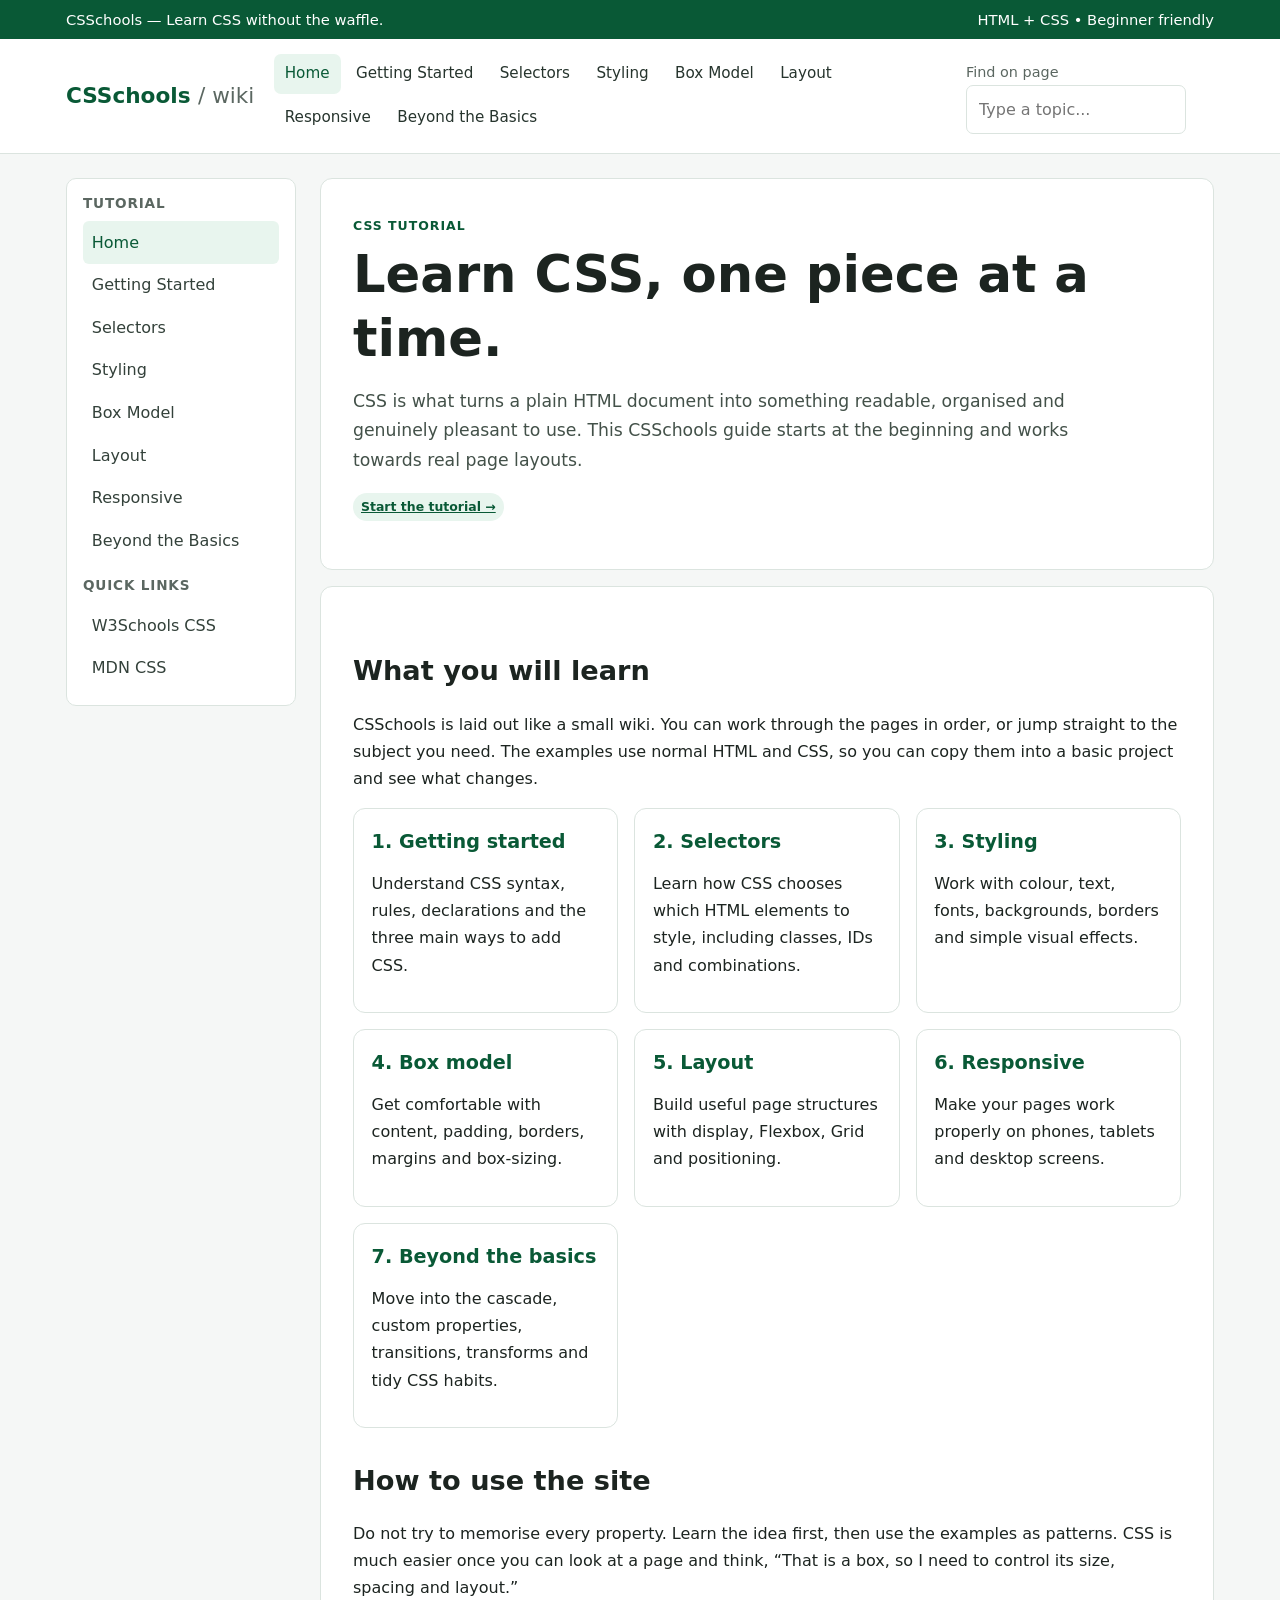
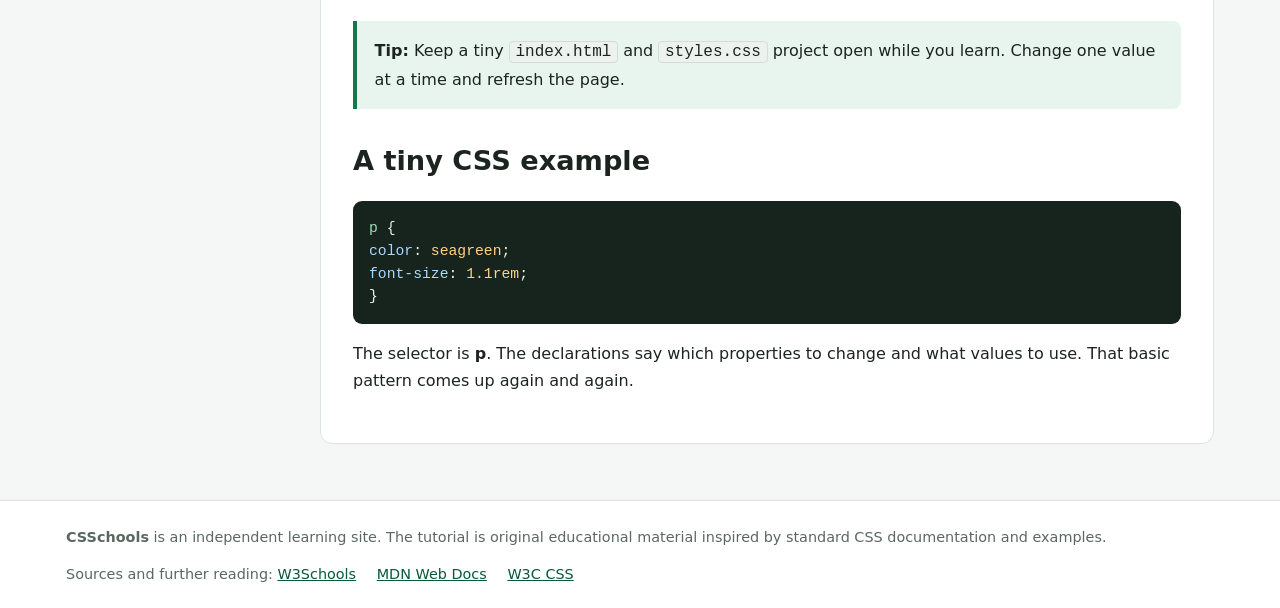
<file: index.html>
<!doctype html>
<html lang="en-GB">
<head>
<meta charset="utf-8">
<meta name="viewport" content="width=device-width, initial-scale=1">
<title>Home | CSSchools</title>
<meta name="description" content="CSSchools: a friendly, practical CSS tutorial for learning how to style HTML pages.">
<link rel="stylesheet" href="styles.css">
</head>
<body>
<div class="topbar"><div class="topbar-inner"><span>CSSchools — Learn CSS without the waffle.</span><span>HTML + CSS • Beginner friendly</span></div></div>
<header class="site-header"><div class="header-inner">
<a class="brand" href="index.html">CSSchools <span>/ wiki</span></a>
<nav class="nav" aria-label="Main navigation"><a href="index.html" class="active">Home</a><a href="getting-started.html" class="">Getting Started</a><a href="selectors.html" class="">Selectors</a><a href="styling.html" class="">Styling</a><a href="box-model.html" class="">Box Model</a><a href="layout.html" class="">Layout</a><a href="responsive.html" class="">Responsive</a><a href="advanced.html" class="">Beyond the Basics</a></nav>
<div class="search"><label class="small" for="site-search">Find on page</label><input id="site-search" type="search" placeholder="Type a topic..."></div>
</div></header>
<div class="layout">
<aside class="sidebar"><h3>Tutorial</h3><a href="index.html" class="current">Home</a><a href="getting-started.html" class="">Getting Started</a><a href="selectors.html" class="">Selectors</a><a href="styling.html" class="">Styling</a><a href="box-model.html" class="">Box Model</a><a href="layout.html" class="">Layout</a><a href="responsive.html" class="">Responsive</a><a href="advanced.html" class="">Beyond the Basics</a><h3 style="margin-top:1rem">Quick links</h3>
<a href="https://www.w3schools.com/css/" target="_blank" rel="noopener">W3Schools CSS</a>
<a href="https://developer.mozilla.org/en-GB/docs/Web/CSS" target="_blank" rel="noopener">MDN CSS</a>
</aside>
<main class="content">
<section class="hero">
<span class="eyebrow">CSS tutorial</span>
<h1>Learn CSS, one piece at a time.</h1>
<p class="lead">CSS is what turns a plain HTML document into something readable, organised and genuinely pleasant to use. This CSSchools guide starts at the beginning and works towards real page layouts.</p>
<p><a class="badge" href="getting-started.html">Start the tutorial →</a></p>
</section>
<section class="article">
<h2>What you will learn</h2>
<p>CSSchools is laid out like a small wiki. You can work through the pages in order, or jump straight to the subject you need. The examples use normal HTML and CSS, so you can copy them into a basic project and see what changes.</p>
<div class="grid-3">
<a class="card" data-search="getting started syntax comments inline internal external"><h3>1. Getting started</h3><p>Understand CSS syntax, rules, declarations and the three main ways to add CSS.</p></a>
<a class="card" data-search="selectors classes ids element selectors specificity"><h3>2. Selectors</h3><p>Learn how CSS chooses which HTML elements to style, including classes, IDs and combinations.</p></a>
<a class="card" data-search="styling colour typography backgrounds borders shadows"><h3>3. Styling</h3><p>Work with colour, text, fonts, backgrounds, borders and simple visual effects.</p></a>
<a class="card" data-search="box model margin padding border content width height"><h3>4. Box model</h3><p>Get comfortable with content, padding, borders, margins and box-sizing.</p></a>
<a class="card" data-search="layout display position flexbox grid gap alignment"><h3>5. Layout</h3><p>Build useful page structures with display, Flexbox, Grid and positioning.</p></a>
<a class="card" data-search="responsive media queries mobile first viewport"><h3>6. Responsive</h3><p>Make your pages work properly on phones, tablets and desktop screens.</p></a>
<a class="card" data-search="advanced cascade specificity variables custom properties transitions transforms animations"><h3>7. Beyond the basics</h3><p>Move into the cascade, custom properties, transitions, transforms and tidy CSS habits.</p></a>
</div>
<h2>How to use the site</h2>
<p>Do not try to memorise every property. Learn the idea first, then use the examples as patterns. CSS is much easier once you can look at a page and think, “That is a box, so I need to control its size, spacing and layout.”</p>
<div class="notice"><strong>Tip:</strong> Keep a tiny <span class="kbd">index.html</span> and <span class="kbd">styles.css</span> project open while you learn. Change one value at a time and refresh the page.</div>
<h2>A tiny CSS example</h2>
<div class="code"><span class="sel">p</span> {<br>  <span class="prop">color</span>: <span class="val">seagreen</span>;<br>  <span class="prop">font-size</span>: <span class="val">1.1rem</span>;<br>}</div>
<p>The selector is <strong>p</strong>. The declarations say which properties to change and what values to use. That basic pattern comes up again and again.</p>
</section>
</main>
</div>
<footer class="footer"><div class="footer-inner">
<strong>CSSchools</strong> is an independent learning site. The tutorial is original educational material inspired by standard CSS documentation and examples.
<div class="footer-note">
Sources and further reading:
<a href="https://www.w3schools.com/css/" target="_blank" rel="noopener">W3Schools</a>
<a href="https://developer.mozilla.org/en-GB/docs/Web/CSS" target="_blank" rel="noopener">MDN Web Docs</a>
<a href="https://www.w3.org/Style/CSS/" target="_blank" rel="noopener">W3C CSS</a>
</div>
</div></footer>
<script src="script.js"></script>
</body>
</html>
</file>
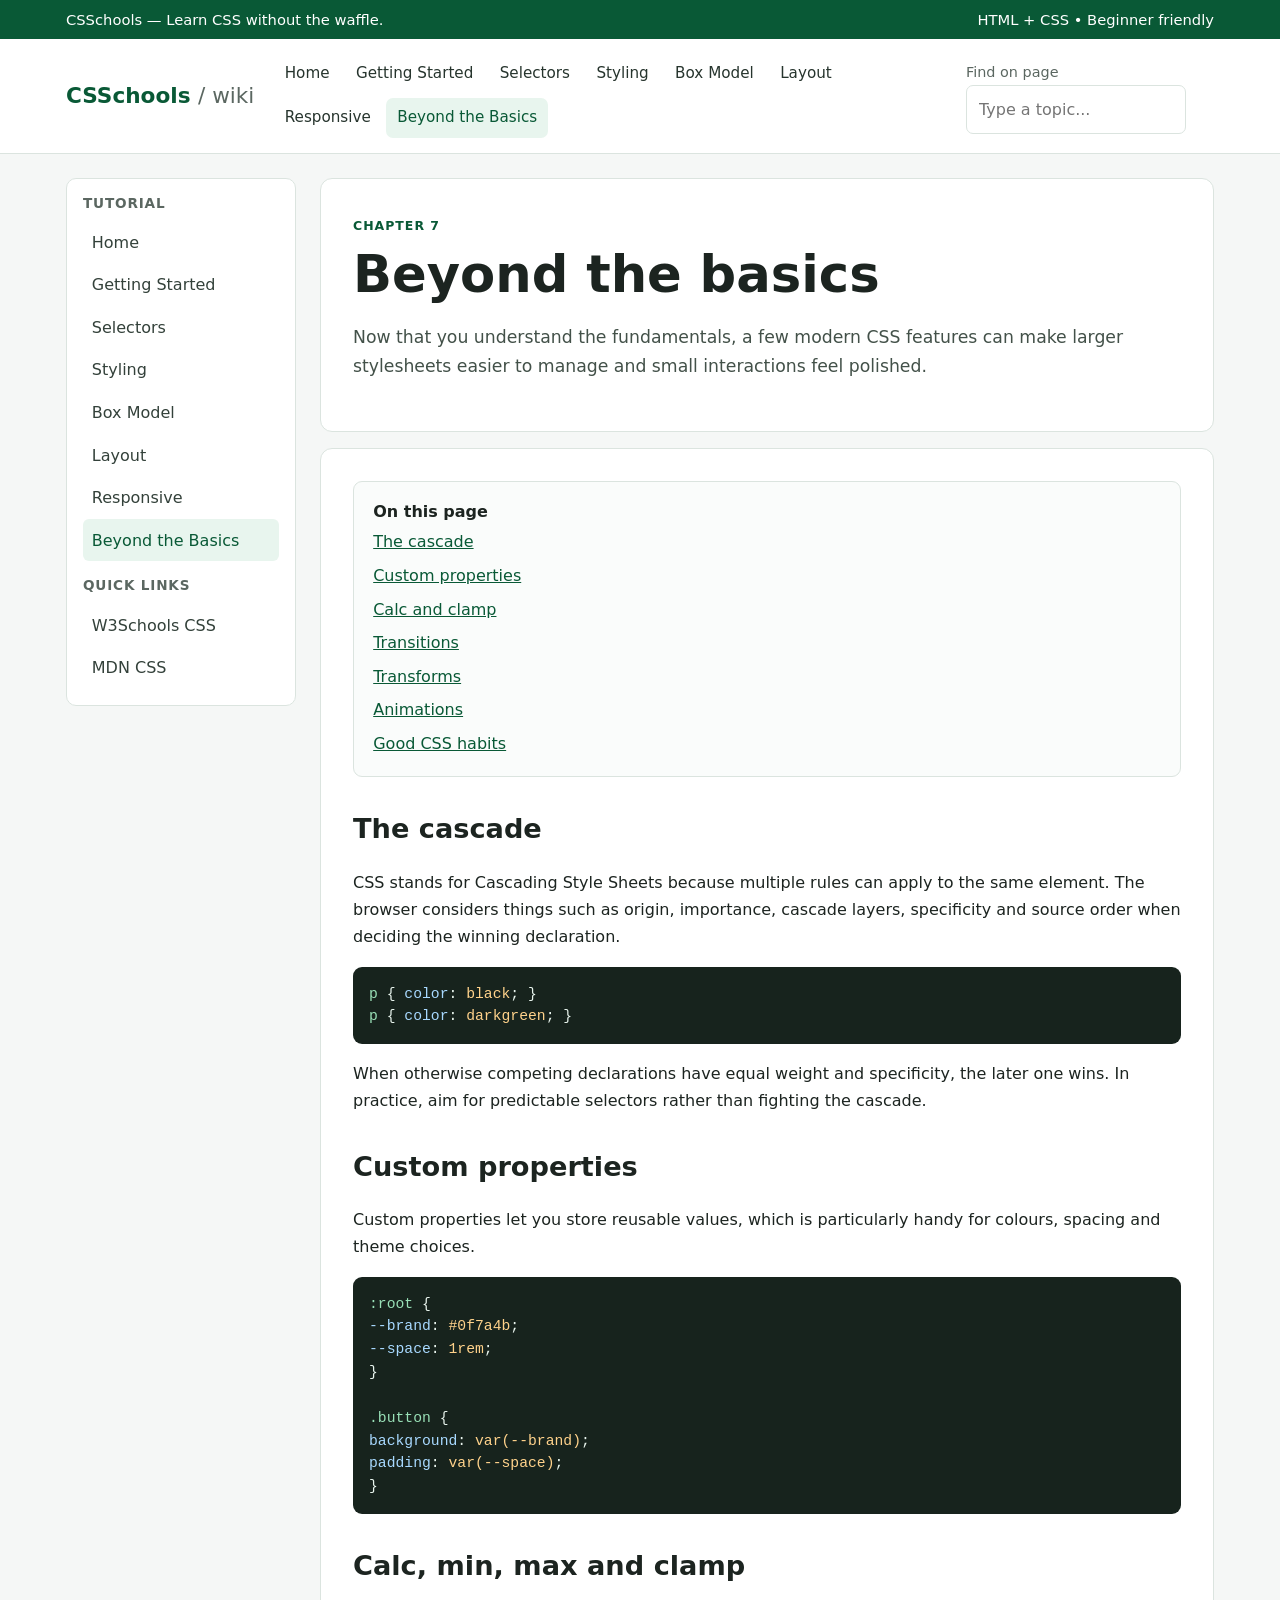
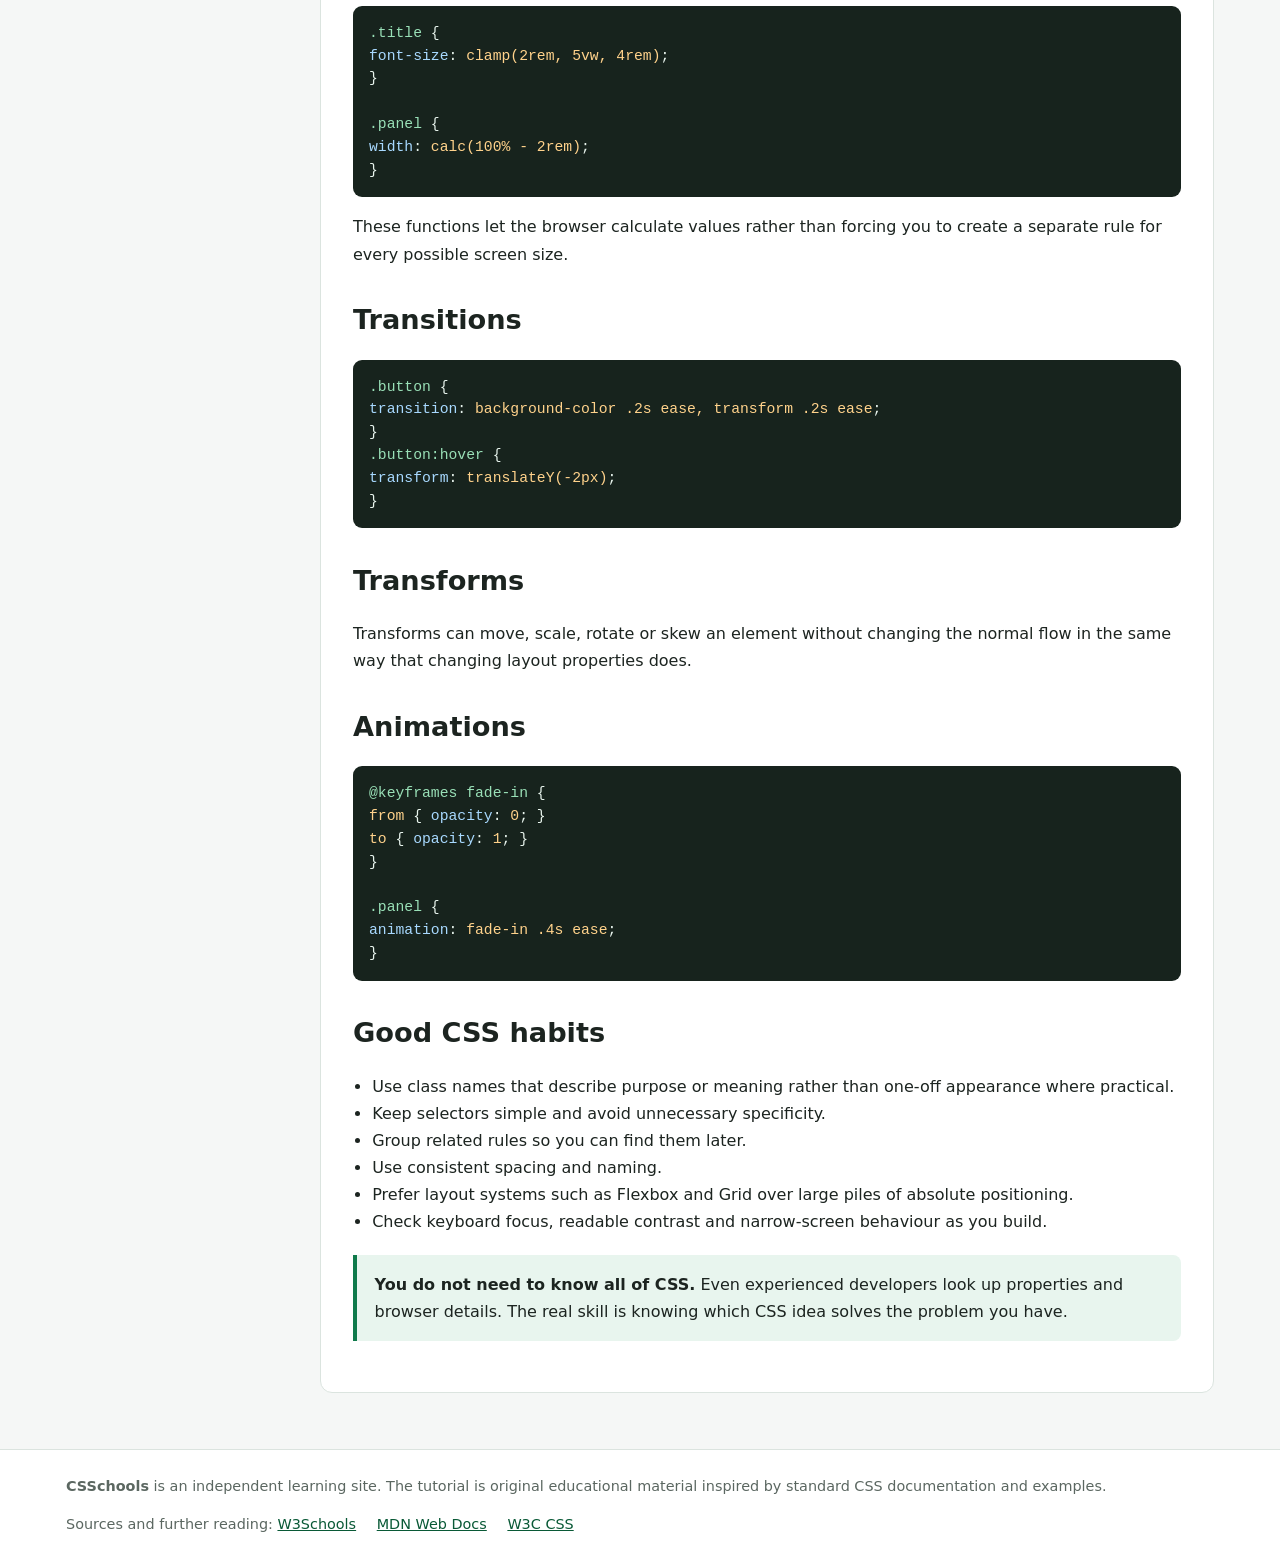
<file: advanced.html>
<!doctype html>
<html lang="en-GB">
<head>
<meta charset="utf-8">
<meta name="viewport" content="width=device-width, initial-scale=1">
<title>Beyond the Basics | CSSchools</title>
<meta name="description" content="CSSchools: a friendly, practical CSS tutorial for learning how to style HTML pages.">
<link rel="stylesheet" href="styles.css">
</head>
<body>
<div class="topbar"><div class="topbar-inner"><span>CSSchools — Learn CSS without the waffle.</span><span>HTML + CSS • Beginner friendly</span></div></div>
<header class="site-header"><div class="header-inner">
<a class="brand" href="index.html">CSSchools <span>/ wiki</span></a>
<nav class="nav" aria-label="Main navigation"><a href="index.html" class="">Home</a><a href="getting-started.html" class="">Getting Started</a><a href="selectors.html" class="">Selectors</a><a href="styling.html" class="">Styling</a><a href="box-model.html" class="">Box Model</a><a href="layout.html" class="">Layout</a><a href="responsive.html" class="">Responsive</a><a href="advanced.html" class="active">Beyond the Basics</a></nav>
<div class="search"><label class="small" for="site-search">Find on page</label><input id="site-search" type="search" placeholder="Type a topic..."></div>
</div></header>
<div class="layout">
<aside class="sidebar"><h3>Tutorial</h3><a href="index.html" class="">Home</a><a href="getting-started.html" class="">Getting Started</a><a href="selectors.html" class="">Selectors</a><a href="styling.html" class="">Styling</a><a href="box-model.html" class="">Box Model</a><a href="layout.html" class="">Layout</a><a href="responsive.html" class="">Responsive</a><a href="advanced.html" class="current">Beyond the Basics</a><h3 style="margin-top:1rem">Quick links</h3>
<a href="https://www.w3schools.com/css/" target="_blank" rel="noopener">W3Schools CSS</a>
<a href="https://developer.mozilla.org/en-GB/docs/Web/CSS" target="_blank" rel="noopener">MDN CSS</a>
</aside>
<main class="content">
<section class="hero"><span class="eyebrow">Chapter 7</span><h1>Beyond the basics</h1><p class="lead">Now that you understand the fundamentals, a few modern CSS features can make larger stylesheets easier to manage and small interactions feel polished.</p></section>
<section class="article">
<div class="toc"><strong>On this page</strong><a href="#cascade">The cascade</a><a href="#variables">Custom properties</a><a href="#calc">Calc and clamp</a><a href="#transition">Transitions</a><a href="#transform">Transforms</a><a href="#animation">Animations</a><a href="#habits">Good CSS habits</a></div>
<h2 id="cascade">The cascade</h2>
<p>CSS stands for Cascading Style Sheets because multiple rules can apply to the same element. The browser considers things such as origin, importance, cascade layers, specificity and source order when deciding the winning declaration.</p>
<div class="code"><span class="sel">p</span> { <span class="prop">color</span>: <span class="val">black</span>; }<br><span class="sel">p</span> { <span class="prop">color</span>: <span class="val">darkgreen</span>; }</div>
<p>When otherwise competing declarations have equal weight and specificity, the later one wins. In practice, aim for predictable selectors rather than fighting the cascade.</p>
<h2 id="variables">Custom properties</h2>
<p>Custom properties let you store reusable values, which is particularly handy for colours, spacing and theme choices.</p>
<div class="code"><span class="sel">:root</span> {<br>  <span class="prop">--brand</span>: <span class="val">#0f7a4b</span>;<br>  <span class="prop">--space</span>: <span class="val">1rem</span>;<br>}<br><br><span class="sel">.button</span> {<br>  <span class="prop">background</span>: <span class="val">var(--brand)</span>;<br>  <span class="prop">padding</span>: <span class="val">var(--space)</span>;<br>}</div>
<h2 id="calc">Calc, min, max and clamp</h2>
<div class="code"><span class="sel">.title</span> {<br>  <span class="prop">font-size</span>: <span class="val">clamp(2rem, 5vw, 4rem)</span>;<br>}<br><br><span class="sel">.panel</span> {<br>  <span class="prop">width</span>: <span class="val">calc(100% - 2rem)</span>;<br>}</div>
<p>These functions let the browser calculate values rather than forcing you to create a separate rule for every possible screen size.</p>
<h2 id="transition">Transitions</h2>
<div class="code"><span class="sel">.button</span> {<br>  <span class="prop">transition</span>: <span class="val">background-color .2s ease, transform .2s ease</span>;<br>}<br><span class="sel">.button:hover</span> {<br>  <span class="prop">transform</span>: <span class="val">translateY(-2px)</span>;<br>}</div>
<h2 id="transform">Transforms</h2>
<p>Transforms can move, scale, rotate or skew an element without changing the normal flow in the same way that changing layout properties does.</p>
<h2 id="animation">Animations</h2>
<div class="code"><span class="sel">@keyframes fade-in</span> {<br>  <span class="val">from</span> { <span class="prop">opacity</span>: <span class="val">0</span>; }<br>  <span class="val">to</span> { <span class="prop">opacity</span>: <span class="val">1</span>; }<br>}<br><br><span class="sel">.panel</span> {<br>  <span class="prop">animation</span>: <span class="val">fade-in .4s ease</span>;<br>}</div>
<h2 id="habits">Good CSS habits</h2>
<ul class="checklist">
<li>Use class names that describe purpose or meaning rather than one-off appearance where practical.</li>
<li>Keep selectors simple and avoid unnecessary specificity.</li>
<li>Group related rules so you can find them later.</li>
<li>Use consistent spacing and naming.</li>
<li>Prefer layout systems such as Flexbox and Grid over large piles of absolute positioning.</li>
<li>Check keyboard focus, readable contrast and narrow-screen behaviour as you build.</li>
</ul>
<div class="notice"><strong>You do not need to know all of CSS.</strong> Even experienced developers look up properties and browser details. The real skill is knowing which CSS idea solves the problem you have.</div>
</section>
</main>
</div>
<footer class="footer"><div class="footer-inner">
<strong>CSSchools</strong> is an independent learning site. The tutorial is original educational material inspired by standard CSS documentation and examples.
<div class="footer-note">
Sources and further reading:
<a href="https://www.w3schools.com/css/" target="_blank" rel="noopener">W3Schools</a>
<a href="https://developer.mozilla.org/en-GB/docs/Web/CSS" target="_blank" rel="noopener">MDN Web Docs</a>
<a href="https://www.w3.org/Style/CSS/" target="_blank" rel="noopener">W3C CSS</a>
</div>
</div></footer>
<script src="script.js"></script>
</body>
</html>
</file>
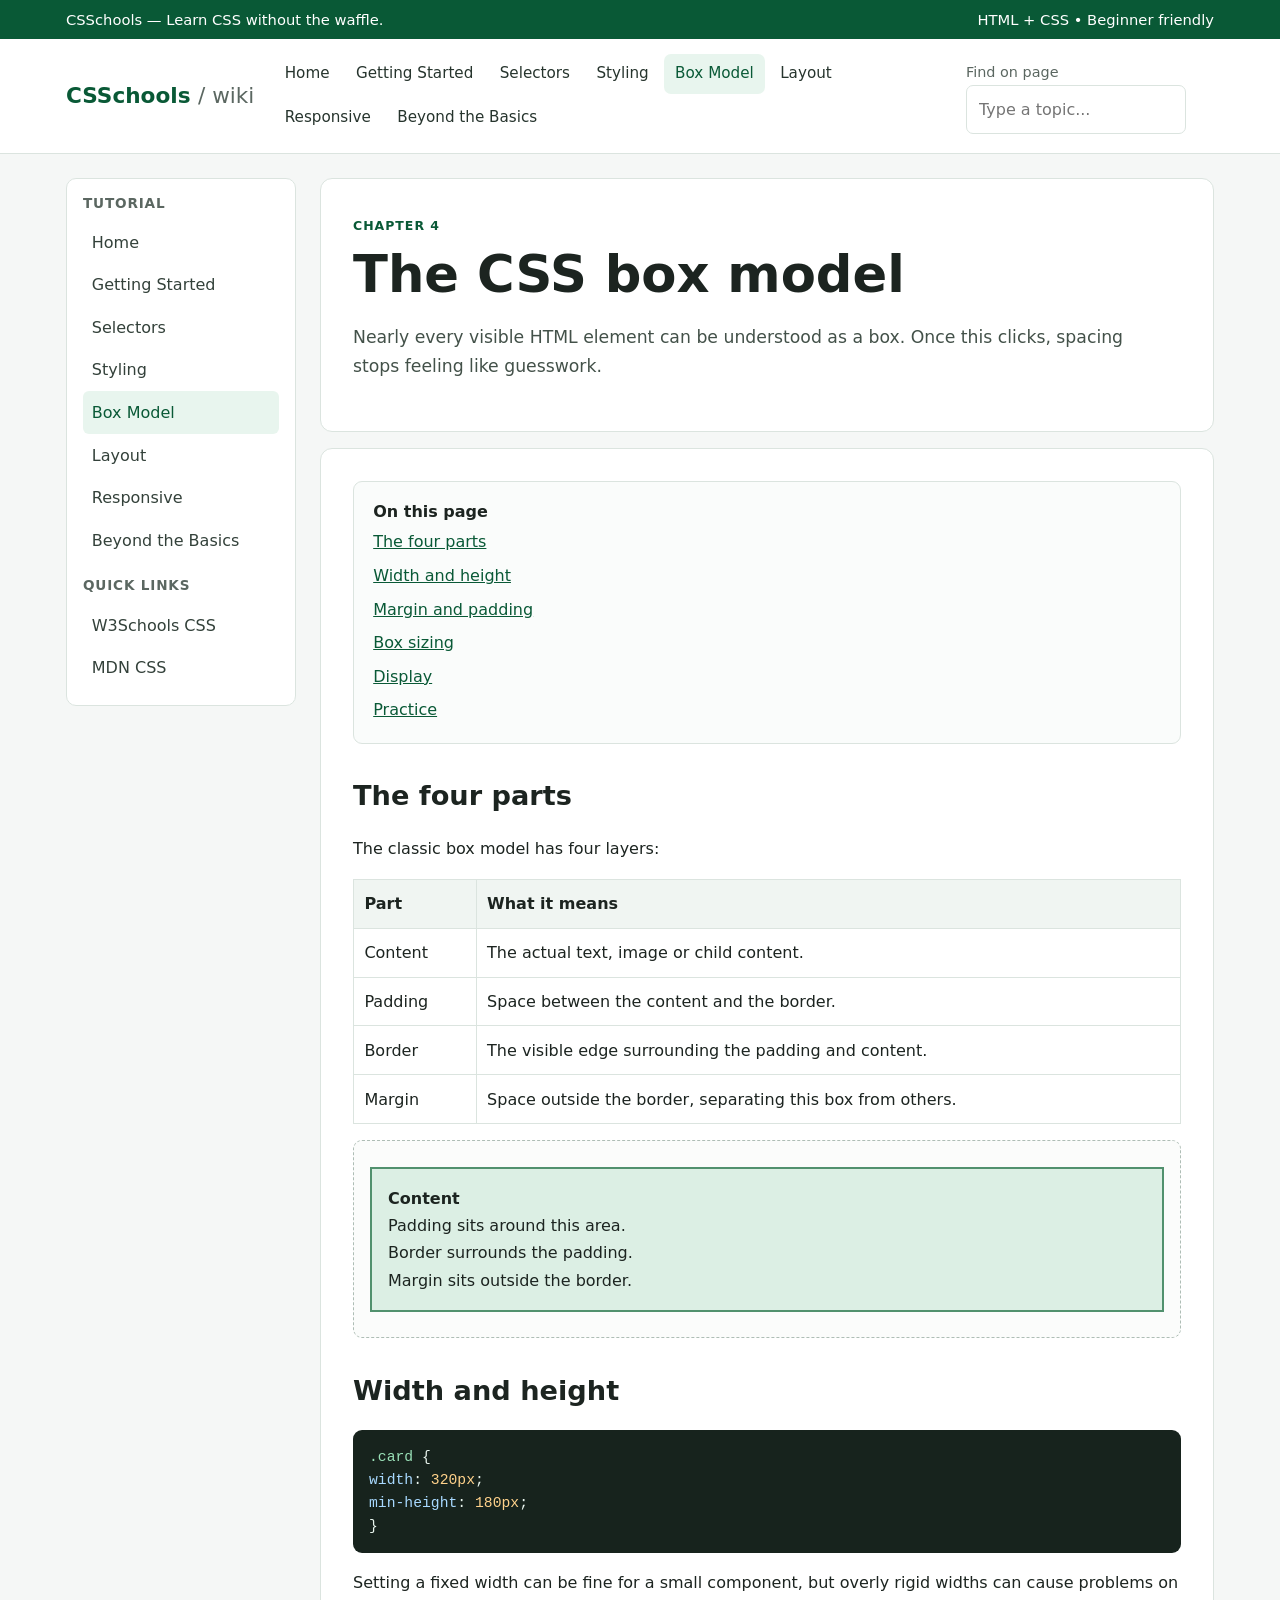
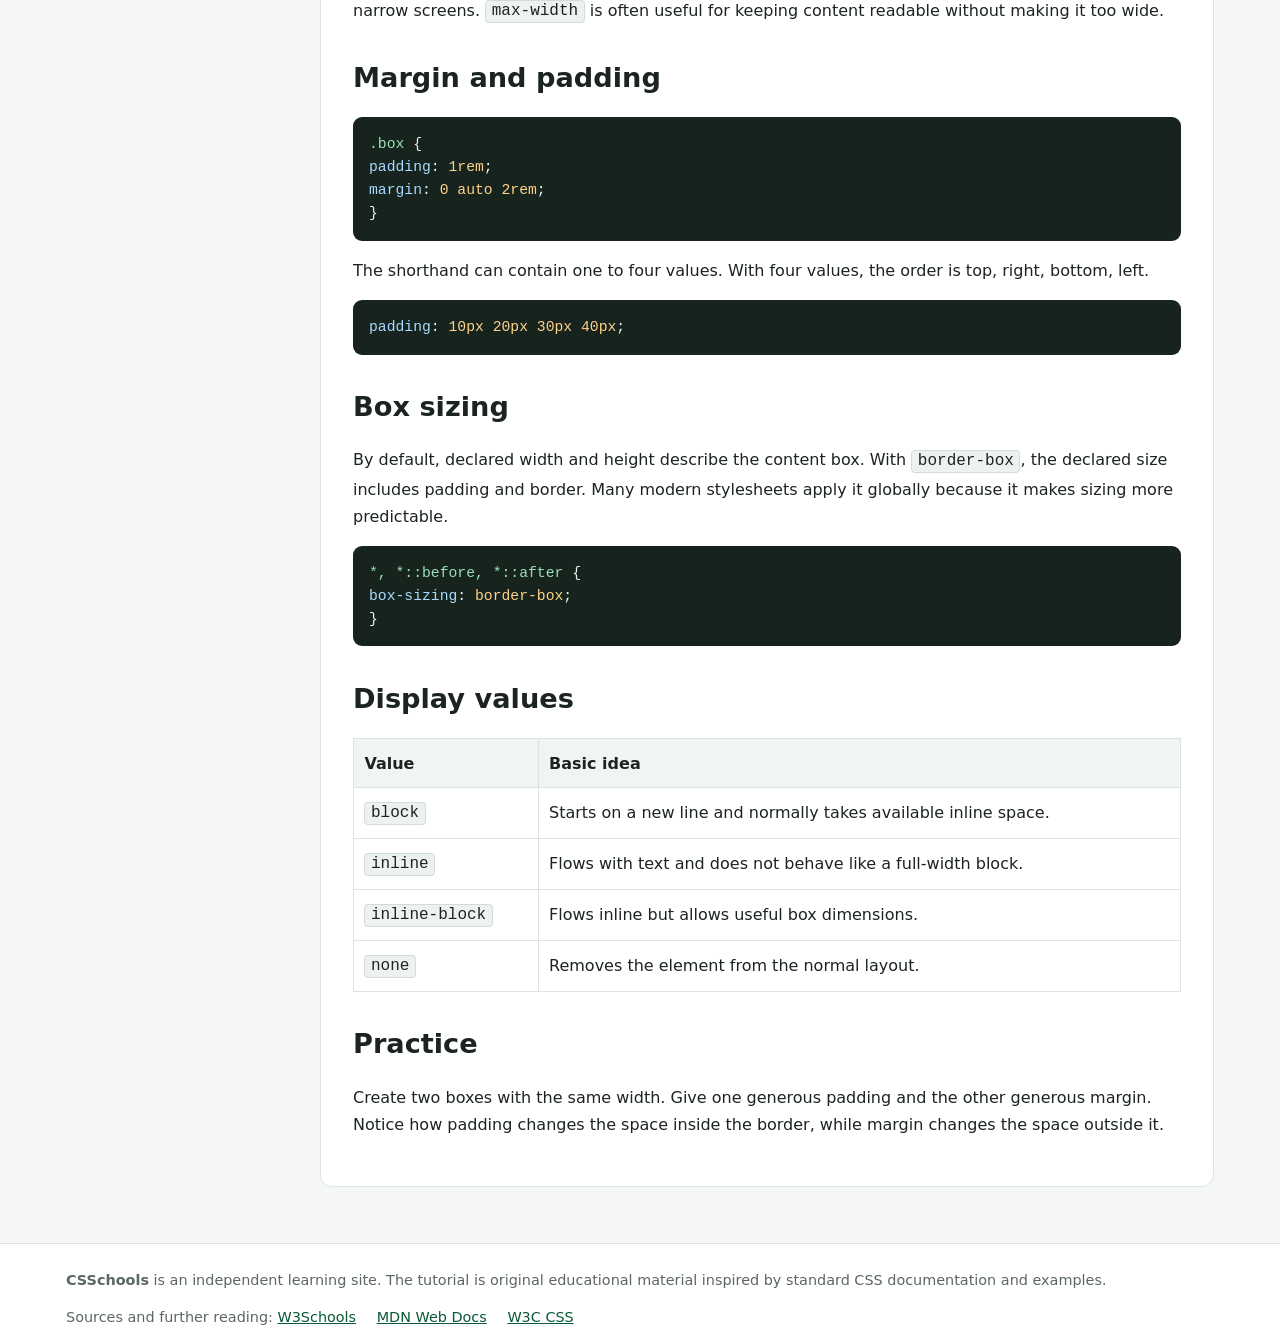
<file: box-model.html>
<!doctype html>
<html lang="en-GB">
<head>
<meta charset="utf-8">
<meta name="viewport" content="width=device-width, initial-scale=1">
<title>Box Model | CSSchools</title>
<meta name="description" content="CSSchools: a friendly, practical CSS tutorial for learning how to style HTML pages.">
<link rel="stylesheet" href="styles.css">
</head>
<body>
<div class="topbar"><div class="topbar-inner"><span>CSSchools — Learn CSS without the waffle.</span><span>HTML + CSS • Beginner friendly</span></div></div>
<header class="site-header"><div class="header-inner">
<a class="brand" href="index.html">CSSchools <span>/ wiki</span></a>
<nav class="nav" aria-label="Main navigation"><a href="index.html" class="">Home</a><a href="getting-started.html" class="">Getting Started</a><a href="selectors.html" class="">Selectors</a><a href="styling.html" class="">Styling</a><a href="box-model.html" class="active">Box Model</a><a href="layout.html" class="">Layout</a><a href="responsive.html" class="">Responsive</a><a href="advanced.html" class="">Beyond the Basics</a></nav>
<div class="search"><label class="small" for="site-search">Find on page</label><input id="site-search" type="search" placeholder="Type a topic..."></div>
</div></header>
<div class="layout">
<aside class="sidebar"><h3>Tutorial</h3><a href="index.html" class="">Home</a><a href="getting-started.html" class="">Getting Started</a><a href="selectors.html" class="">Selectors</a><a href="styling.html" class="">Styling</a><a href="box-model.html" class="current">Box Model</a><a href="layout.html" class="">Layout</a><a href="responsive.html" class="">Responsive</a><a href="advanced.html" class="">Beyond the Basics</a><h3 style="margin-top:1rem">Quick links</h3>
<a href="https://www.w3schools.com/css/" target="_blank" rel="noopener">W3Schools CSS</a>
<a href="https://developer.mozilla.org/en-GB/docs/Web/CSS" target="_blank" rel="noopener">MDN CSS</a>
</aside>
<main class="content">
<section class="hero"><span class="eyebrow">Chapter 4</span><h1>The CSS box model</h1><p class="lead">Nearly every visible HTML element can be understood as a box. Once this clicks, spacing stops feeling like guesswork.</p></section>
<section class="article">
<div class="toc"><strong>On this page</strong><a href="#parts">The four parts</a><a href="#size">Width and height</a><a href="#spacing">Margin and padding</a><a href="#sizing">Box sizing</a><a href="#display">Display</a><a href="#practice">Practice</a></div>
<h2 id="parts">The four parts</h2>
<p>The classic box model has four layers:</p>
<table><tr><th>Part</th><th>What it means</th></tr>
<tr><td>Content</td><td>The actual text, image or child content.</td></tr>
<tr><td>Padding</td><td>Space between the content and the border.</td></tr>
<tr><td>Border</td><td>The visible edge surrounding the padding and content.</td></tr>
<tr><td>Margin</td><td>Space outside the border, separating this box from others.</td></tr></table>
<div class="demo"><div class="example-box"><strong>Content</strong><br>Padding sits around this area.<br>Border surrounds the padding.<br>Margin sits outside the border.</div></div>
<h2 id="size">Width and height</h2>
<div class="code"><span class="sel">.card</span> {<br>  <span class="prop">width</span>: <span class="val">320px</span>;<br>  <span class="prop">min-height</span>: <span class="val">180px</span>;<br>}</div>
<p>Setting a fixed width can be fine for a small component, but overly rigid widths can cause problems on narrow screens. <span class="kbd">max-width</span> is often useful for keeping content readable without making it too wide.</p>
<h2 id="spacing">Margin and padding</h2>
<div class="code"><span class="sel">.box</span> {<br>  <span class="prop">padding</span>: <span class="val">1rem</span>;<br>  <span class="prop">margin</span>: <span class="val">0 auto 2rem</span>;<br>}</div>
<p>The shorthand can contain one to four values. With four values, the order is top, right, bottom, left.</p>
<div class="code"><span class="prop">padding</span>: <span class="val">10px 20px 30px 40px</span>;</div>
<h2 id="sizing">Box sizing</h2>
<p>By default, declared width and height describe the content box. With <span class="kbd">border-box</span>, the declared size includes padding and border. Many modern stylesheets apply it globally because it makes sizing more predictable.</p>
<div class="code"><span class="sel">*, *::before, *::after</span> {<br>  <span class="prop">box-sizing</span>: <span class="val">border-box</span>;<br>}</div>
<h2 id="display">Display values</h2>
<table><tr><th>Value</th><th>Basic idea</th></tr>
<tr><td><span class="kbd">block</span></td><td>Starts on a new line and normally takes available inline space.</td></tr>
<tr><td><span class="kbd">inline</span></td><td>Flows with text and does not behave like a full-width block.</td></tr>
<tr><td><span class="kbd">inline-block</span></td><td>Flows inline but allows useful box dimensions.</td></tr>
<tr><td><span class="kbd">none</span></td><td>Removes the element from the normal layout.</td></tr>
</table>
<h2 id="practice">Practice</h2>
<p>Create two boxes with the same width. Give one generous padding and the other generous margin. Notice how padding changes the space inside the border, while margin changes the space outside it.</p>
</section>
</main>
</div>
<footer class="footer"><div class="footer-inner">
<strong>CSSchools</strong> is an independent learning site. The tutorial is original educational material inspired by standard CSS documentation and examples.
<div class="footer-note">
Sources and further reading:
<a href="https://www.w3schools.com/css/" target="_blank" rel="noopener">W3Schools</a>
<a href="https://developer.mozilla.org/en-GB/docs/Web/CSS" target="_blank" rel="noopener">MDN Web Docs</a>
<a href="https://www.w3.org/Style/CSS/" target="_blank" rel="noopener">W3C CSS</a>
</div>
</div></footer>
<script src="script.js"></script>
</body>
</html>
</file>
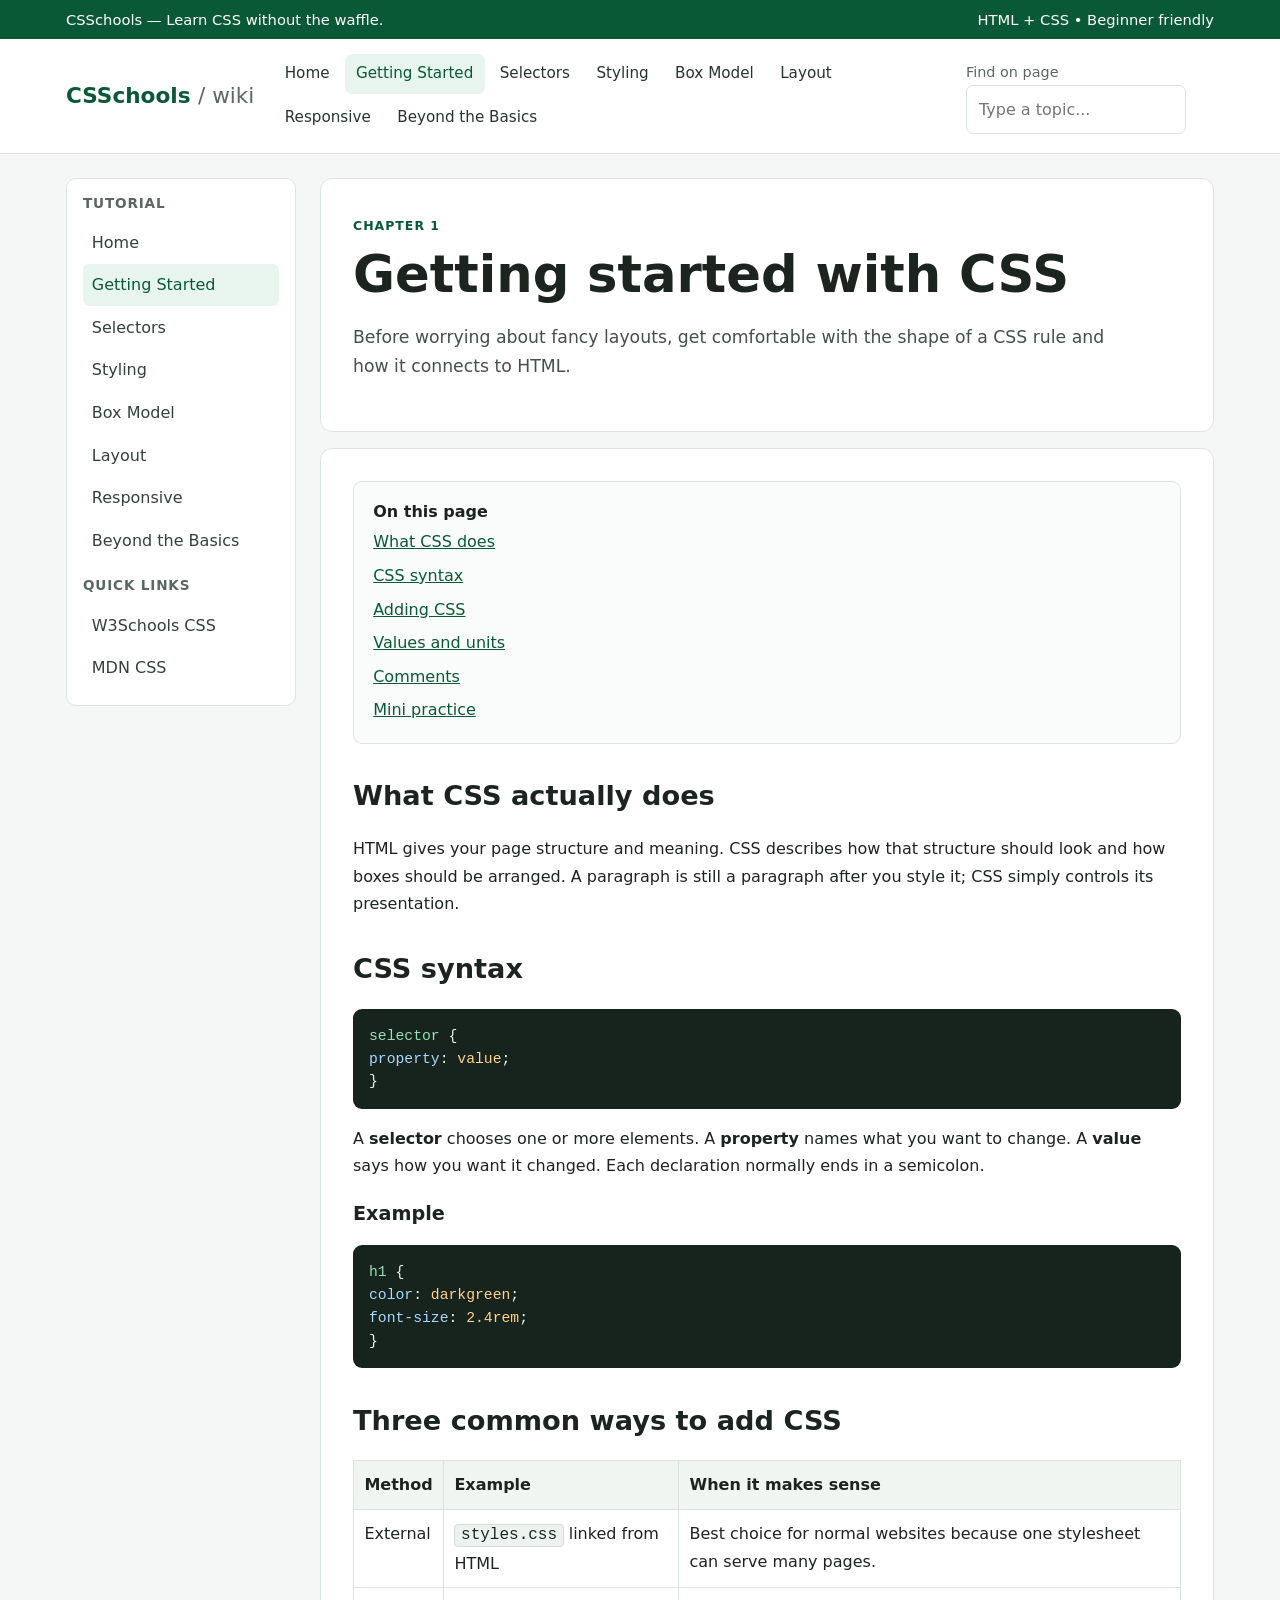
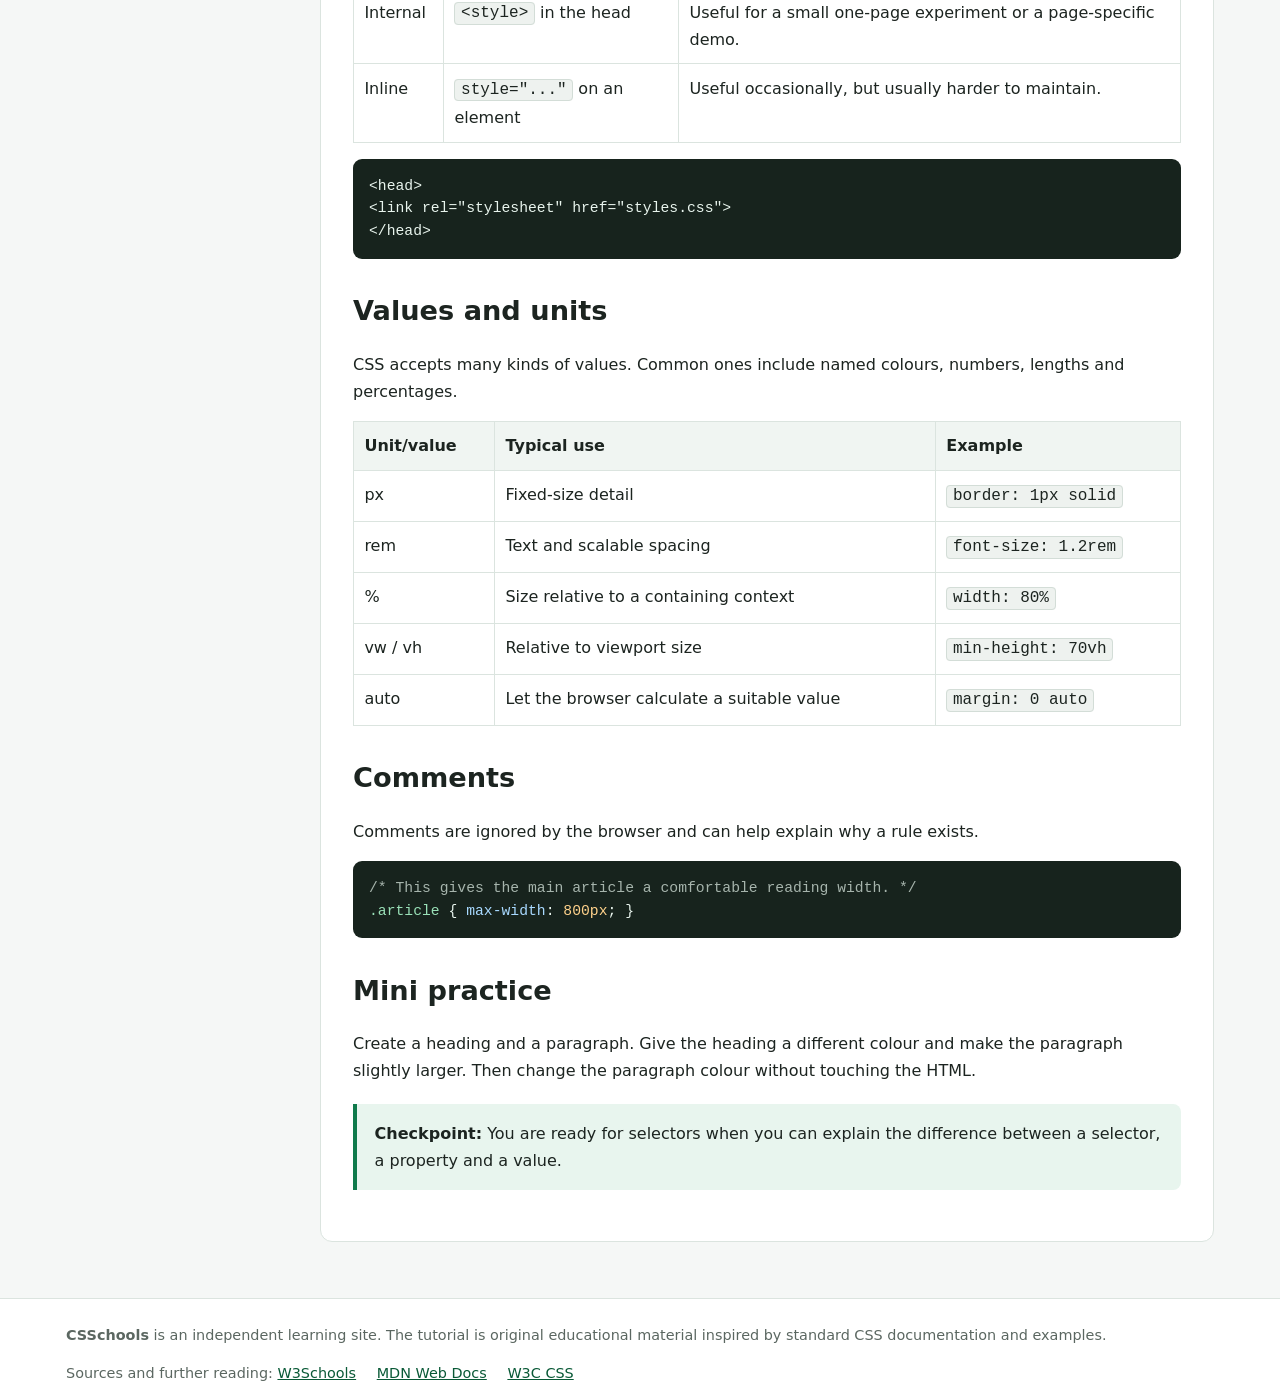
<file: getting-started.html>
<!doctype html>
<html lang="en-GB">
<head>
<meta charset="utf-8">
<meta name="viewport" content="width=device-width, initial-scale=1">
<title>Getting Started | CSSchools</title>
<meta name="description" content="CSSchools: a friendly, practical CSS tutorial for learning how to style HTML pages.">
<link rel="stylesheet" href="styles.css">
</head>
<body>
<div class="topbar"><div class="topbar-inner"><span>CSSchools — Learn CSS without the waffle.</span><span>HTML + CSS • Beginner friendly</span></div></div>
<header class="site-header"><div class="header-inner">
<a class="brand" href="index.html">CSSchools <span>/ wiki</span></a>
<nav class="nav" aria-label="Main navigation"><a href="index.html" class="">Home</a><a href="getting-started.html" class="active">Getting Started</a><a href="selectors.html" class="">Selectors</a><a href="styling.html" class="">Styling</a><a href="box-model.html" class="">Box Model</a><a href="layout.html" class="">Layout</a><a href="responsive.html" class="">Responsive</a><a href="advanced.html" class="">Beyond the Basics</a></nav>
<div class="search"><label class="small" for="site-search">Find on page</label><input id="site-search" type="search" placeholder="Type a topic..."></div>
</div></header>
<div class="layout">
<aside class="sidebar"><h3>Tutorial</h3><a href="index.html" class="">Home</a><a href="getting-started.html" class="current">Getting Started</a><a href="selectors.html" class="">Selectors</a><a href="styling.html" class="">Styling</a><a href="box-model.html" class="">Box Model</a><a href="layout.html" class="">Layout</a><a href="responsive.html" class="">Responsive</a><a href="advanced.html" class="">Beyond the Basics</a><h3 style="margin-top:1rem">Quick links</h3>
<a href="https://www.w3schools.com/css/" target="_blank" rel="noopener">W3Schools CSS</a>
<a href="https://developer.mozilla.org/en-GB/docs/Web/CSS" target="_blank" rel="noopener">MDN CSS</a>
</aside>
<main class="content">
<section class="hero">
<span class="eyebrow">Chapter 1</span>
<h1>Getting started with CSS</h1>
<p class="lead">Before worrying about fancy layouts, get comfortable with the shape of a CSS rule and how it connects to HTML.</p>
</section>
<section class="article">
<div class="toc"><strong>On this page</strong><a href="#what">What CSS does</a><a href="#syntax">CSS syntax</a><a href="#adding">Adding CSS</a><a href="#values">Values and units</a><a href="#comments">Comments</a><a href="#practice">Mini practice</a></div>
<h2 id="what">What CSS actually does</h2>
<p>HTML gives your page structure and meaning. CSS describes how that structure should look and how boxes should be arranged. A paragraph is still a paragraph after you style it; CSS simply controls its presentation.</p>
<h2 id="syntax">CSS syntax</h2>
<div class="code"><span class="sel">selector</span> {<br>  <span class="prop">property</span>: <span class="val">value</span>;<br>}</div>
<p>A <strong>selector</strong> chooses one or more elements. A <strong>property</strong> names what you want to change. A <strong>value</strong> says how you want it changed. Each declaration normally ends in a semicolon.</p>
<h3>Example</h3>
<div class="code"><span class="sel">h1</span> {<br>  <span class="prop">color</span>: <span class="val">darkgreen</span>;<br>  <span class="prop">font-size</span>: <span class="val">2.4rem</span>;<br>}</div>
<h2 id="adding">Three common ways to add CSS</h2>
<table><tr><th>Method</th><th>Example</th><th>When it makes sense</th></tr>
<tr><td>External</td><td><span class="kbd">styles.css</span> linked from HTML</td><td>Best choice for normal websites because one stylesheet can serve many pages.</td></tr>
<tr><td>Internal</td><td><span class="kbd">&lt;style&gt;</span> in the head</td><td>Useful for a small one-page experiment or a page-specific demo.</td></tr>
<tr><td>Inline</td><td><span class="kbd">style="..."</span> on an element</td><td>Useful occasionally, but usually harder to maintain.</td></tr></table>
<div class="code">&lt;head&gt;<br>  &lt;link rel="stylesheet" href="styles.css"&gt;<br>&lt;/head&gt;</div>
<h2 id="values">Values and units</h2>
<p>CSS accepts many kinds of values. Common ones include named colours, numbers, lengths and percentages.</p>
<table><tr><th>Unit/value</th><th>Typical use</th><th>Example</th></tr>
<tr><td>px</td><td>Fixed-size detail</td><td><span class="kbd">border: 1px solid</span></td></tr>
<tr><td>rem</td><td>Text and scalable spacing</td><td><span class="kbd">font-size: 1.2rem</span></td></tr>
<tr><td>%</td><td>Size relative to a containing context</td><td><span class="kbd">width: 80%</span></td></tr>
<tr><td>vw / vh</td><td>Relative to viewport size</td><td><span class="kbd">min-height: 70vh</span></td></tr>
<tr><td>auto</td><td>Let the browser calculate a suitable value</td><td><span class="kbd">margin: 0 auto</span></td></tr></table>
<h2 id="comments">Comments</h2>
<p>Comments are ignored by the browser and can help explain why a rule exists.</p>
<div class="code"><span class="comment">/* This gives the main article a comfortable reading width. */</span><br><span class="sel">.article</span> { <span class="prop">max-width</span>: <span class="val">800px</span>; }</div>
<h2 id="practice">Mini practice</h2>
<p>Create a heading and a paragraph. Give the heading a different colour and make the paragraph slightly larger. Then change the paragraph colour without touching the HTML.</p>
<div class="notice"><strong>Checkpoint:</strong> You are ready for selectors when you can explain the difference between a selector, a property and a value.</div>
</section>
</main>
</div>
<footer class="footer"><div class="footer-inner">
<strong>CSSchools</strong> is an independent learning site. The tutorial is original educational material inspired by standard CSS documentation and examples.
<div class="footer-note">
Sources and further reading:
<a href="https://www.w3schools.com/css/" target="_blank" rel="noopener">W3Schools</a>
<a href="https://developer.mozilla.org/en-GB/docs/Web/CSS" target="_blank" rel="noopener">MDN Web Docs</a>
<a href="https://www.w3.org/Style/CSS/" target="_blank" rel="noopener">W3C CSS</a>
</div>
</div></footer>
<script src="script.js"></script>
</body>
</html>
</file>
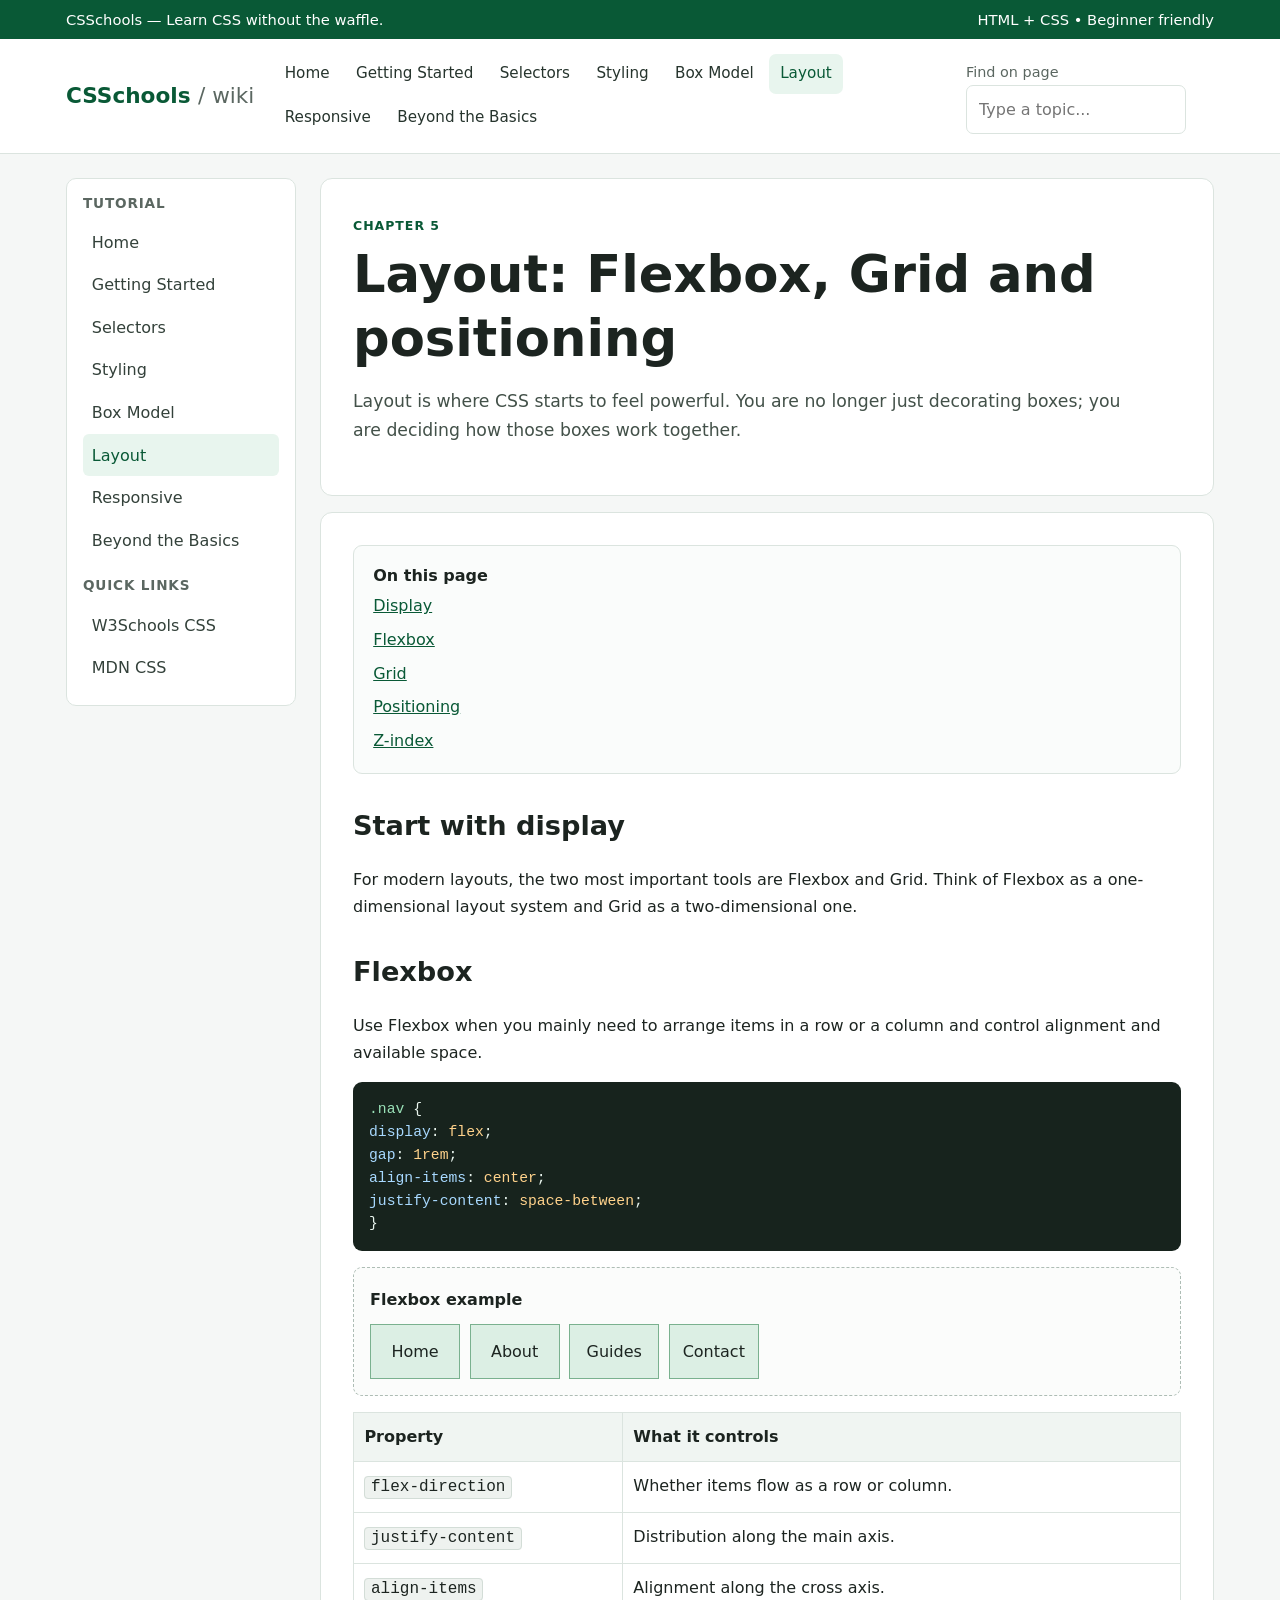
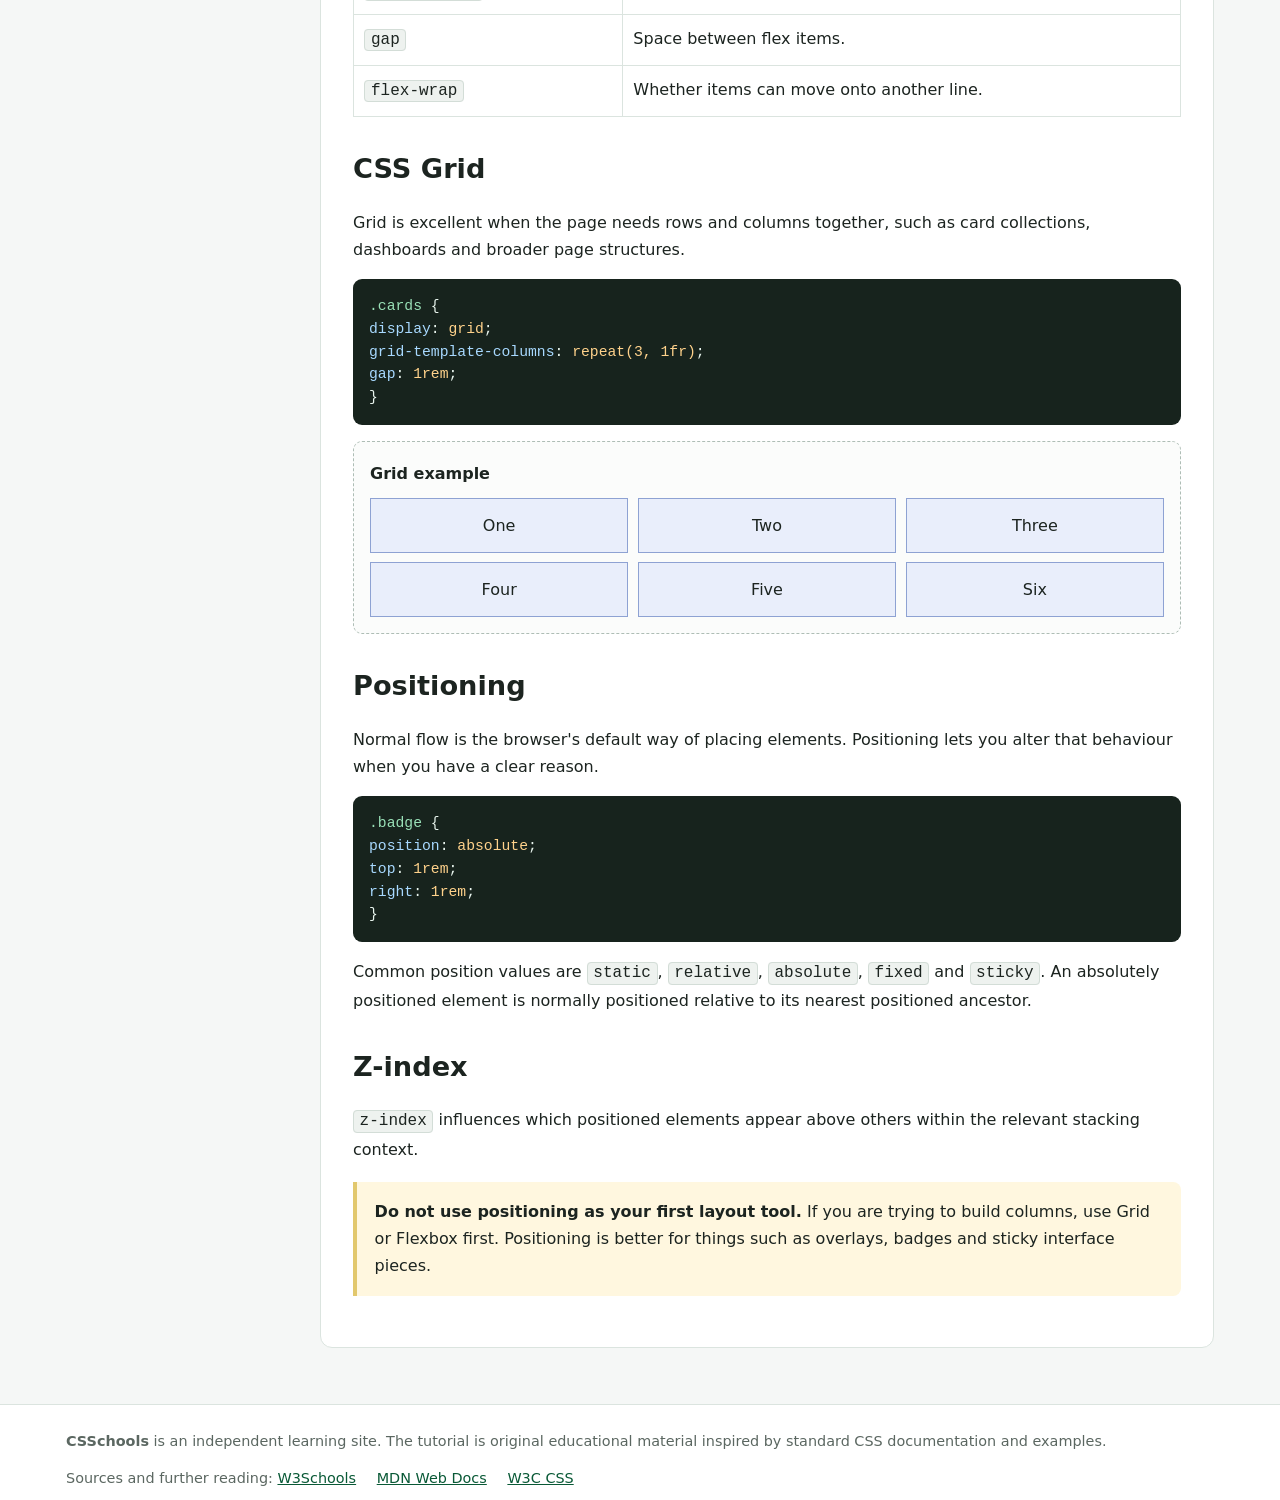
<file: layout.html>
<!doctype html>
<html lang="en-GB">
<head>
<meta charset="utf-8">
<meta name="viewport" content="width=device-width, initial-scale=1">
<title>Layout | CSSchools</title>
<meta name="description" content="CSSchools: a friendly, practical CSS tutorial for learning how to style HTML pages.">
<link rel="stylesheet" href="styles.css">
</head>
<body>
<div class="topbar"><div class="topbar-inner"><span>CSSchools — Learn CSS without the waffle.</span><span>HTML + CSS • Beginner friendly</span></div></div>
<header class="site-header"><div class="header-inner">
<a class="brand" href="index.html">CSSchools <span>/ wiki</span></a>
<nav class="nav" aria-label="Main navigation"><a href="index.html" class="">Home</a><a href="getting-started.html" class="">Getting Started</a><a href="selectors.html" class="">Selectors</a><a href="styling.html" class="">Styling</a><a href="box-model.html" class="">Box Model</a><a href="layout.html" class="active">Layout</a><a href="responsive.html" class="">Responsive</a><a href="advanced.html" class="">Beyond the Basics</a></nav>
<div class="search"><label class="small" for="site-search">Find on page</label><input id="site-search" type="search" placeholder="Type a topic..."></div>
</div></header>
<div class="layout">
<aside class="sidebar"><h3>Tutorial</h3><a href="index.html" class="">Home</a><a href="getting-started.html" class="">Getting Started</a><a href="selectors.html" class="">Selectors</a><a href="styling.html" class="">Styling</a><a href="box-model.html" class="">Box Model</a><a href="layout.html" class="current">Layout</a><a href="responsive.html" class="">Responsive</a><a href="advanced.html" class="">Beyond the Basics</a><h3 style="margin-top:1rem">Quick links</h3>
<a href="https://www.w3schools.com/css/" target="_blank" rel="noopener">W3Schools CSS</a>
<a href="https://developer.mozilla.org/en-GB/docs/Web/CSS" target="_blank" rel="noopener">MDN CSS</a>
</aside>
<main class="content">
<section class="hero"><span class="eyebrow">Chapter 5</span><h1>Layout: Flexbox, Grid and positioning</h1><p class="lead">Layout is where CSS starts to feel powerful. You are no longer just decorating boxes; you are deciding how those boxes work together.</p></section>
<section class="article">
<div class="toc"><strong>On this page</strong><a href="#display">Display</a><a href="#flex">Flexbox</a><a href="#grid">Grid</a><a href="#position">Positioning</a><a href="#zindex">Z-index</a></div>
<h2 id="display">Start with display</h2>
<p>For modern layouts, the two most important tools are Flexbox and Grid. Think of Flexbox as a one-dimensional layout system and Grid as a two-dimensional one.</p>
<h2 id="flex">Flexbox</h2>
<p>Use Flexbox when you mainly need to arrange items in a row or a column and control alignment and available space.</p>
<div class="code"><span class="sel">.nav</span> {<br>  <span class="prop">display</span>: <span class="val">flex</span>;<br>  <span class="prop">gap</span>: <span class="val">1rem</span>;<br>  <span class="prop">align-items</span>: <span class="val">center</span>;<br>  <span class="prop">justify-content</span>: <span class="val">space-between</span>;<br>}</div>
<div class="demo"><h4>Flexbox example</h4><div class="example-flex"><div>Home</div><div>About</div><div>Guides</div><div>Contact</div></div></div>
<table><tr><th>Property</th><th>What it controls</th></tr>
<tr><td><span class="kbd">flex-direction</span></td><td>Whether items flow as a row or column.</td></tr>
<tr><td><span class="kbd">justify-content</span></td><td>Distribution along the main axis.</td></tr>
<tr><td><span class="kbd">align-items</span></td><td>Alignment along the cross axis.</td></tr>
<tr><td><span class="kbd">gap</span></td><td>Space between flex items.</td></tr>
<tr><td><span class="kbd">flex-wrap</span></td><td>Whether items can move onto another line.</td></tr></table>
<h2 id="grid">CSS Grid</h2>
<p>Grid is excellent when the page needs rows and columns together, such as card collections, dashboards and broader page structures.</p>
<div class="code"><span class="sel">.cards</span> {<br>  <span class="prop">display</span>: <span class="val">grid</span>;<br>  <span class="prop">grid-template-columns</span>: <span class="val">repeat(3, 1fr)</span>;<br>  <span class="prop">gap</span>: <span class="val">1rem</span>;<br>}</div>
<div class="demo"><h4>Grid example</h4><div class="example-grid"><div>One</div><div>Two</div><div>Three</div><div>Four</div><div>Five</div><div>Six</div></div></div>
<h2 id="position">Positioning</h2>
<p>Normal flow is the browser's default way of placing elements. Positioning lets you alter that behaviour when you have a clear reason.</p>
<div class="code"><span class="sel">.badge</span> {<br>  <span class="prop">position</span>: <span class="val">absolute</span>;<br>  <span class="prop">top</span>: <span class="val">1rem</span>;<br>  <span class="prop">right</span>: <span class="val">1rem</span>;<br>}</div>
<p>Common position values are <span class="kbd">static</span>, <span class="kbd">relative</span>, <span class="kbd">absolute</span>, <span class="kbd">fixed</span> and <span class="kbd">sticky</span>. An absolutely positioned element is normally positioned relative to its nearest positioned ancestor.</p>
<h2 id="zindex">Z-index</h2>
<p><span class="kbd">z-index</span> influences which positioned elements appear above others within the relevant stacking context.</p>
<div class="notice warning"><strong>Do not use positioning as your first layout tool.</strong> If you are trying to build columns, use Grid or Flexbox first. Positioning is better for things such as overlays, badges and sticky interface pieces.</div>
</section>
</main>
</div>
<footer class="footer"><div class="footer-inner">
<strong>CSSchools</strong> is an independent learning site. The tutorial is original educational material inspired by standard CSS documentation and examples.
<div class="footer-note">
Sources and further reading:
<a href="https://www.w3schools.com/css/" target="_blank" rel="noopener">W3Schools</a>
<a href="https://developer.mozilla.org/en-GB/docs/Web/CSS" target="_blank" rel="noopener">MDN Web Docs</a>
<a href="https://www.w3.org/Style/CSS/" target="_blank" rel="noopener">W3C CSS</a>
</div>
</div></footer>
<script src="script.js"></script>
</body>
</html>
</file>
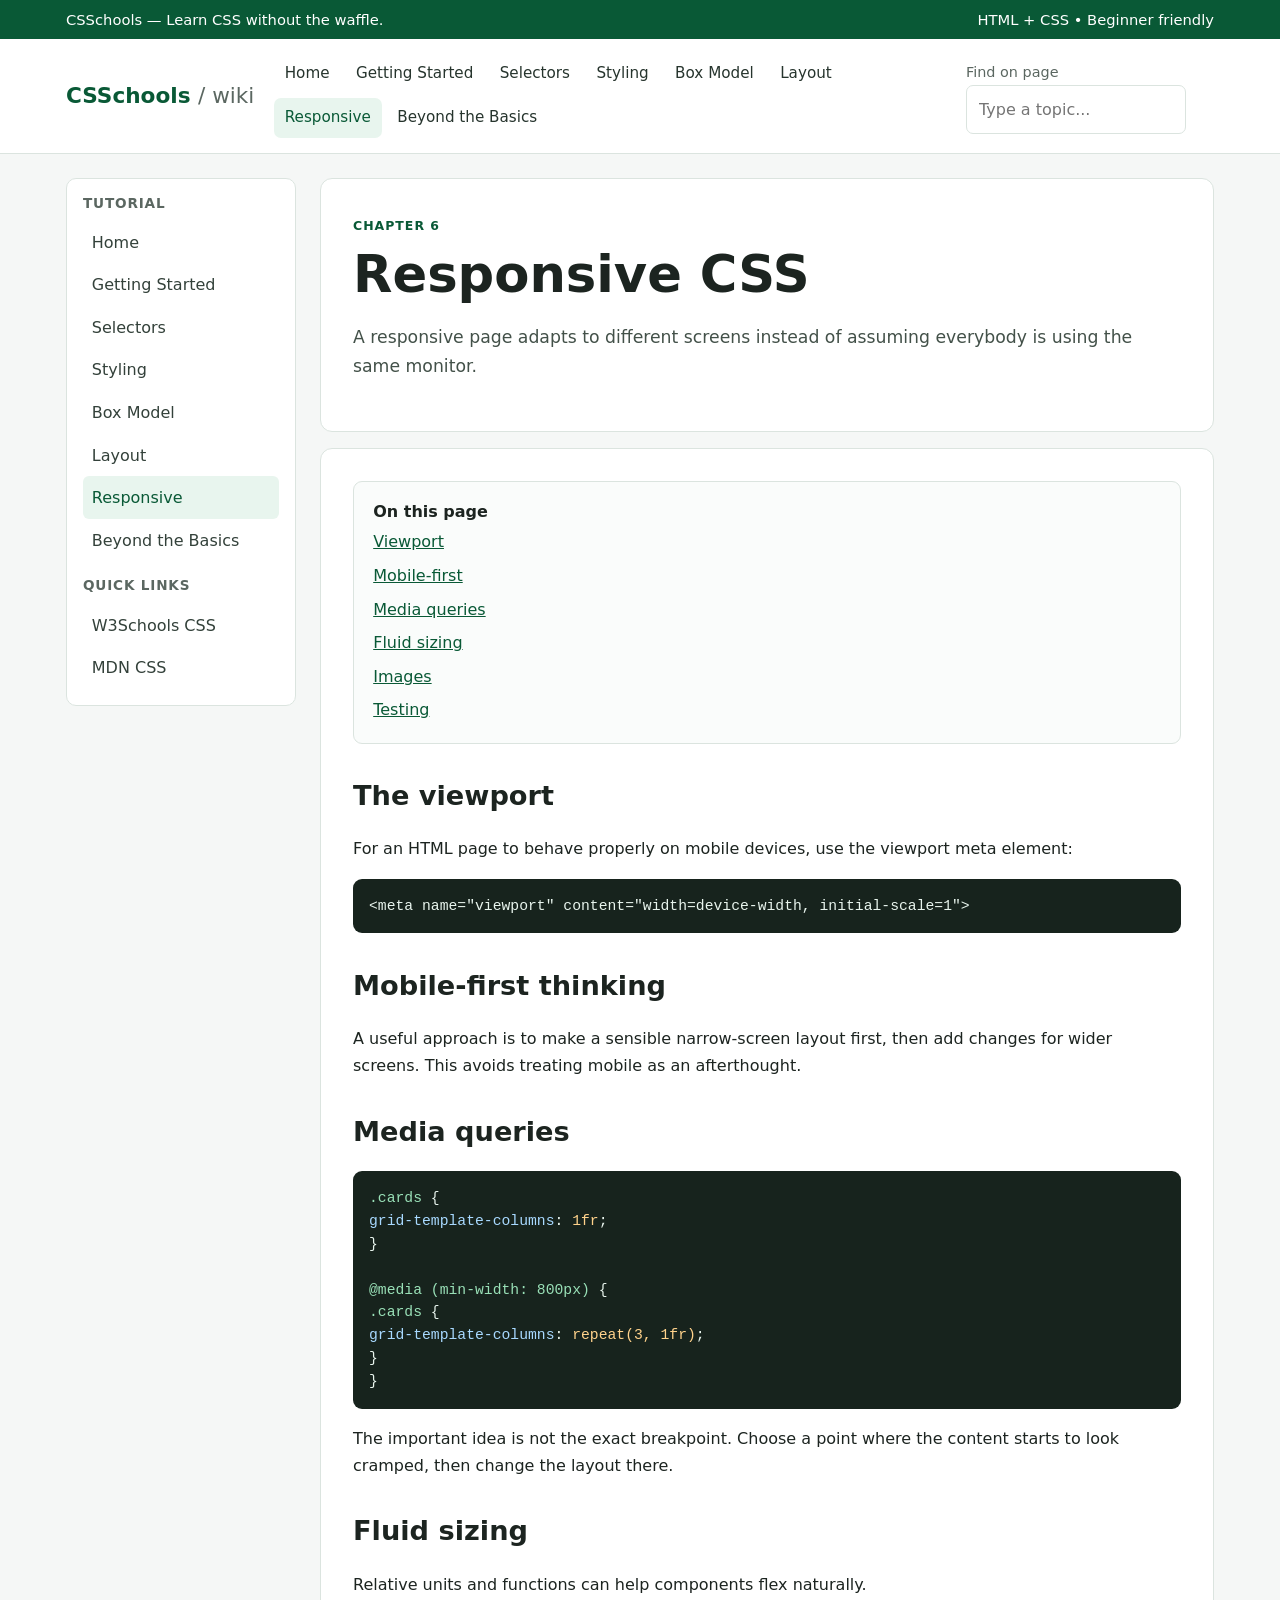
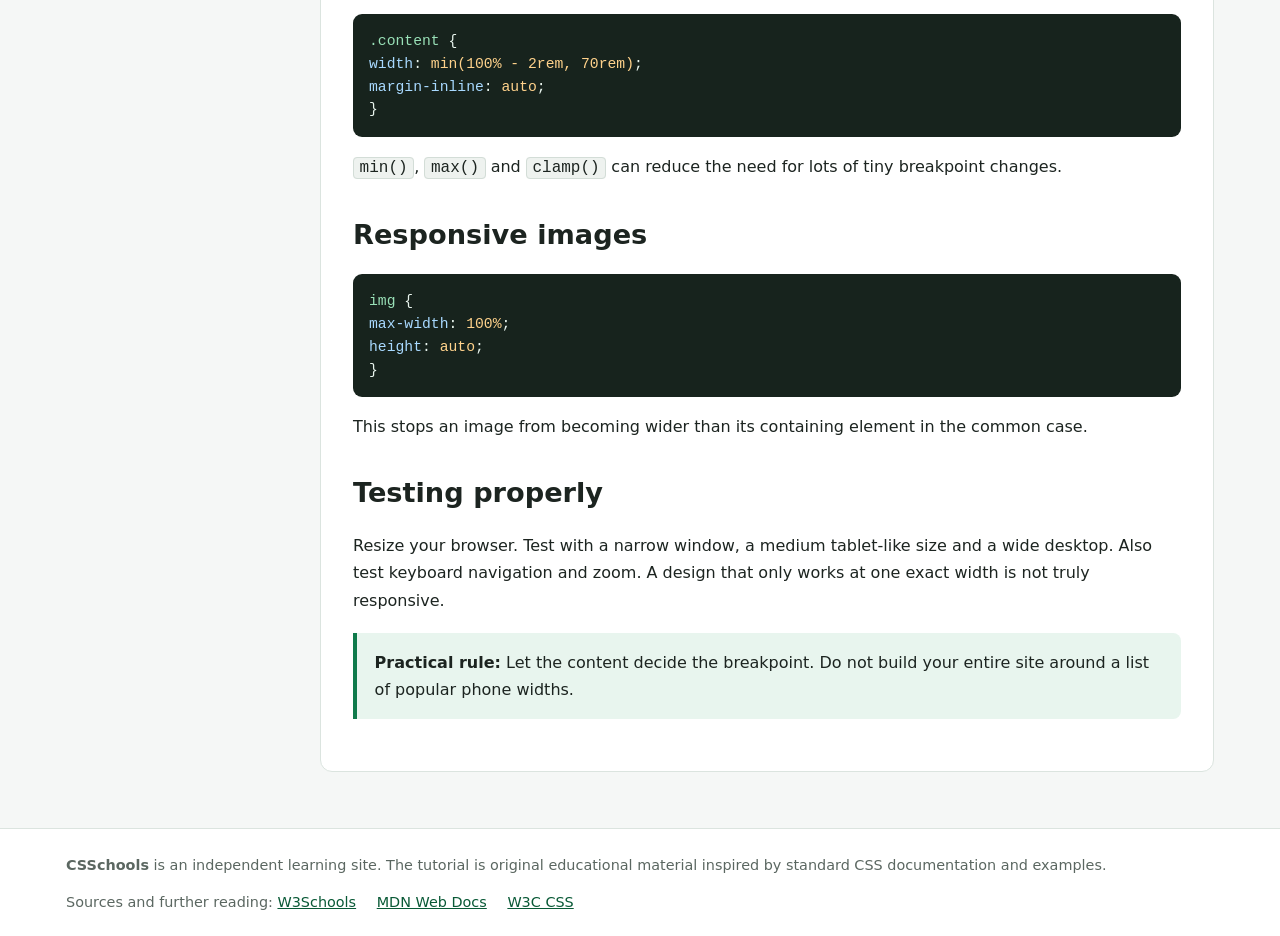
<file: responsive.html>
<!doctype html>
<html lang="en-GB">
<head>
<meta charset="utf-8">
<meta name="viewport" content="width=device-width, initial-scale=1">
<title>Responsive | CSSchools</title>
<meta name="description" content="CSSchools: a friendly, practical CSS tutorial for learning how to style HTML pages.">
<link rel="stylesheet" href="styles.css">
</head>
<body>
<div class="topbar"><div class="topbar-inner"><span>CSSchools — Learn CSS without the waffle.</span><span>HTML + CSS • Beginner friendly</span></div></div>
<header class="site-header"><div class="header-inner">
<a class="brand" href="index.html">CSSchools <span>/ wiki</span></a>
<nav class="nav" aria-label="Main navigation"><a href="index.html" class="">Home</a><a href="getting-started.html" class="">Getting Started</a><a href="selectors.html" class="">Selectors</a><a href="styling.html" class="">Styling</a><a href="box-model.html" class="">Box Model</a><a href="layout.html" class="">Layout</a><a href="responsive.html" class="active">Responsive</a><a href="advanced.html" class="">Beyond the Basics</a></nav>
<div class="search"><label class="small" for="site-search">Find on page</label><input id="site-search" type="search" placeholder="Type a topic..."></div>
</div></header>
<div class="layout">
<aside class="sidebar"><h3>Tutorial</h3><a href="index.html" class="">Home</a><a href="getting-started.html" class="">Getting Started</a><a href="selectors.html" class="">Selectors</a><a href="styling.html" class="">Styling</a><a href="box-model.html" class="">Box Model</a><a href="layout.html" class="">Layout</a><a href="responsive.html" class="current">Responsive</a><a href="advanced.html" class="">Beyond the Basics</a><h3 style="margin-top:1rem">Quick links</h3>
<a href="https://www.w3schools.com/css/" target="_blank" rel="noopener">W3Schools CSS</a>
<a href="https://developer.mozilla.org/en-GB/docs/Web/CSS" target="_blank" rel="noopener">MDN CSS</a>
</aside>
<main class="content">
<section class="hero"><span class="eyebrow">Chapter 6</span><h1>Responsive CSS</h1><p class="lead">A responsive page adapts to different screens instead of assuming everybody is using the same monitor.</p></section>
<section class="article">
<div class="toc"><strong>On this page</strong><a href="#viewport">Viewport</a><a href="#mobile">Mobile-first</a><a href="#media">Media queries</a><a href="#fluid">Fluid sizing</a><a href="#images">Images</a><a href="#test">Testing</a></div>
<h2 id="viewport">The viewport</h2>
<p>For an HTML page to behave properly on mobile devices, use the viewport meta element:</p>
<div class="code">&lt;meta name="viewport" content="width=device-width, initial-scale=1"&gt;</div>
<h2 id="mobile">Mobile-first thinking</h2>
<p>A useful approach is to make a sensible narrow-screen layout first, then add changes for wider screens. This avoids treating mobile as an afterthought.</p>
<h2 id="media">Media queries</h2>
<div class="code"><span class="sel">.cards</span> {<br>  <span class="prop">grid-template-columns</span>: <span class="val">1fr</span>;<br>}<br><br><span class="sel">@media (min-width: 800px)</span> {<br>  <span class="sel">.cards</span> {<br>    <span class="prop">grid-template-columns</span>: <span class="val">repeat(3, 1fr)</span>;<br>  }<br>}</div>
<p>The important idea is not the exact breakpoint. Choose a point where the content starts to look cramped, then change the layout there.</p>
<h2 id="fluid">Fluid sizing</h2>
<p>Relative units and functions can help components flex naturally.</p>
<div class="code"><span class="sel">.content</span> {<br>  <span class="prop">width</span>: <span class="val">min(100% - 2rem, 70rem)</span>;<br>  <span class="prop">margin-inline</span>: <span class="val">auto</span>;<br>}</div>
<p><span class="kbd">min()</span>, <span class="kbd">max()</span> and <span class="kbd">clamp()</span> can reduce the need for lots of tiny breakpoint changes.</p>
<h2 id="images">Responsive images</h2>
<div class="code"><span class="sel">img</span> {<br>  <span class="prop">max-width</span>: <span class="val">100%</span>;<br>  <span class="prop">height</span>: <span class="val">auto</span>;<br>}</div>
<p>This stops an image from becoming wider than its containing element in the common case.</p>
<h2 id="test">Testing properly</h2>
<p>Resize your browser. Test with a narrow window, a medium tablet-like size and a wide desktop. Also test keyboard navigation and zoom. A design that only works at one exact width is not truly responsive.</p>
<div class="notice"><strong>Practical rule:</strong> Let the content decide the breakpoint. Do not build your entire site around a list of popular phone widths.</div>
</section>
</main>
</div>
<footer class="footer"><div class="footer-inner">
<strong>CSSchools</strong> is an independent learning site. The tutorial is original educational material inspired by standard CSS documentation and examples.
<div class="footer-note">
Sources and further reading:
<a href="https://www.w3schools.com/css/" target="_blank" rel="noopener">W3Schools</a>
<a href="https://developer.mozilla.org/en-GB/docs/Web/CSS" target="_blank" rel="noopener">MDN Web Docs</a>
<a href="https://www.w3.org/Style/CSS/" target="_blank" rel="noopener">W3C CSS</a>
</div>
</div></footer>
<script src="script.js"></script>
</body>
</html>
</file>
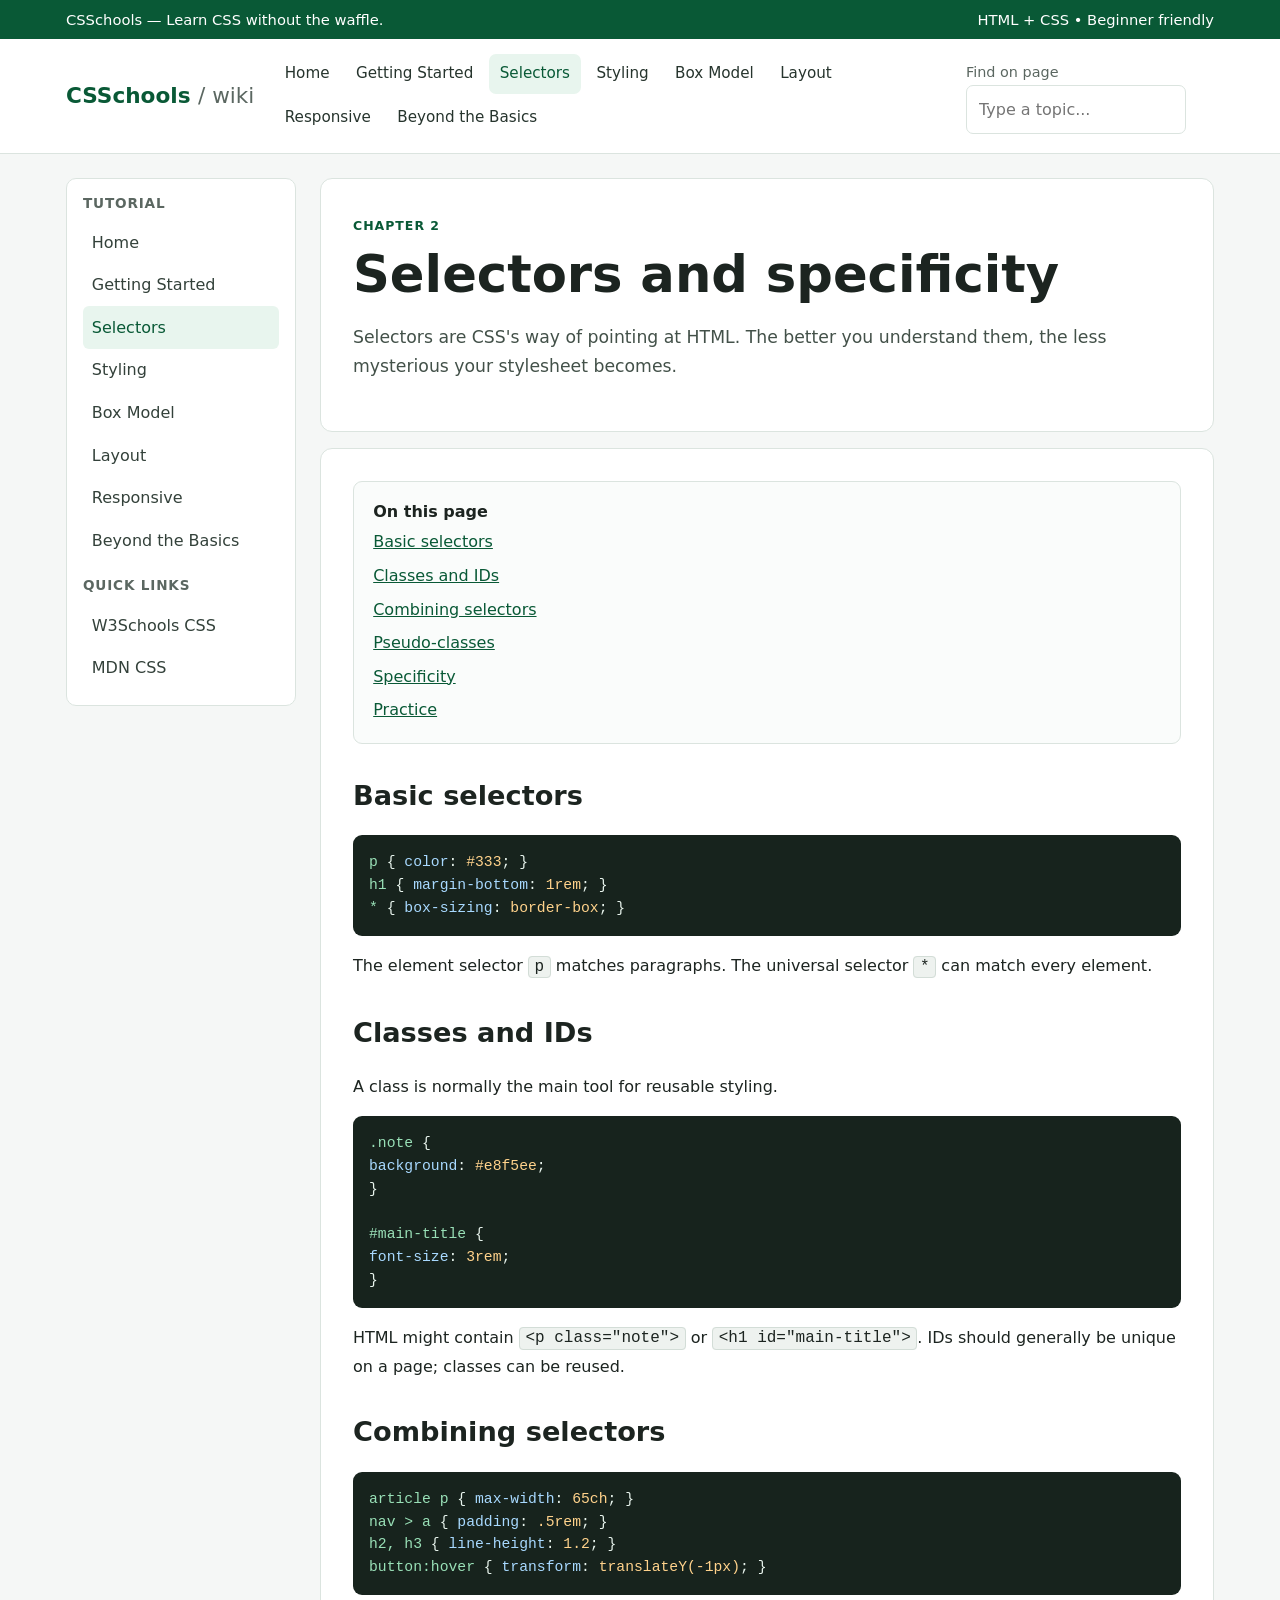
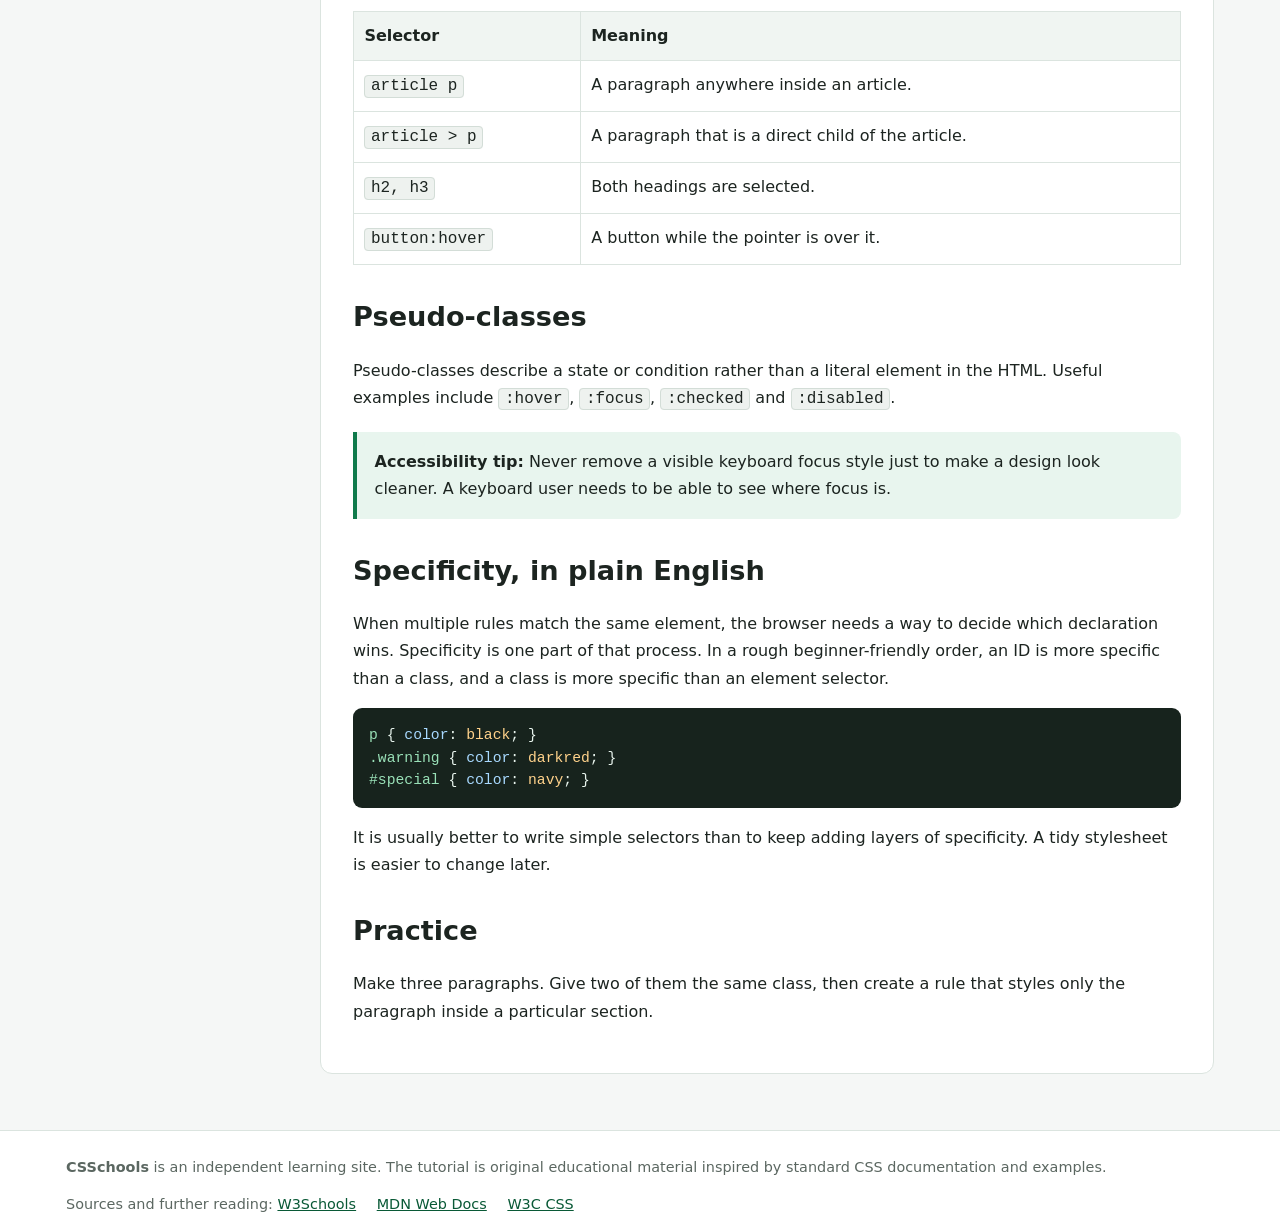
<file: selectors.html>
<!doctype html>
<html lang="en-GB">
<head>
<meta charset="utf-8">
<meta name="viewport" content="width=device-width, initial-scale=1">
<title>Selectors | CSSchools</title>
<meta name="description" content="CSSchools: a friendly, practical CSS tutorial for learning how to style HTML pages.">
<link rel="stylesheet" href="styles.css">
</head>
<body>
<div class="topbar"><div class="topbar-inner"><span>CSSchools — Learn CSS without the waffle.</span><span>HTML + CSS • Beginner friendly</span></div></div>
<header class="site-header"><div class="header-inner">
<a class="brand" href="index.html">CSSchools <span>/ wiki</span></a>
<nav class="nav" aria-label="Main navigation"><a href="index.html" class="">Home</a><a href="getting-started.html" class="">Getting Started</a><a href="selectors.html" class="active">Selectors</a><a href="styling.html" class="">Styling</a><a href="box-model.html" class="">Box Model</a><a href="layout.html" class="">Layout</a><a href="responsive.html" class="">Responsive</a><a href="advanced.html" class="">Beyond the Basics</a></nav>
<div class="search"><label class="small" for="site-search">Find on page</label><input id="site-search" type="search" placeholder="Type a topic..."></div>
</div></header>
<div class="layout">
<aside class="sidebar"><h3>Tutorial</h3><a href="index.html" class="">Home</a><a href="getting-started.html" class="">Getting Started</a><a href="selectors.html" class="current">Selectors</a><a href="styling.html" class="">Styling</a><a href="box-model.html" class="">Box Model</a><a href="layout.html" class="">Layout</a><a href="responsive.html" class="">Responsive</a><a href="advanced.html" class="">Beyond the Basics</a><h3 style="margin-top:1rem">Quick links</h3>
<a href="https://www.w3schools.com/css/" target="_blank" rel="noopener">W3Schools CSS</a>
<a href="https://developer.mozilla.org/en-GB/docs/Web/CSS" target="_blank" rel="noopener">MDN CSS</a>
</aside>
<main class="content">
<section class="hero"><span class="eyebrow">Chapter 2</span><h1>Selectors and specificity</h1><p class="lead">Selectors are CSS's way of pointing at HTML. The better you understand them, the less mysterious your stylesheet becomes.</p></section>
<section class="article">
<div class="toc"><strong>On this page</strong><a href="#basic">Basic selectors</a><a href="#class">Classes and IDs</a><a href="#combined">Combining selectors</a><a href="#pseudo">Pseudo-classes</a><a href="#specificity">Specificity</a><a href="#practice">Practice</a></div>
<h2 id="basic">Basic selectors</h2>
<div class="code"><span class="sel">p</span> { <span class="prop">color</span>: <span class="val">#333</span>; }<br><span class="sel">h1</span> { <span class="prop">margin-bottom</span>: <span class="val">1rem</span>; }<br><span class="sel">*</span> { <span class="prop">box-sizing</span>: <span class="val">border-box</span>; }</div>
<p>The element selector <span class="kbd">p</span> matches paragraphs. The universal selector <span class="kbd">*</span> can match every element.</p>
<h2 id="class">Classes and IDs</h2>
<p>A class is normally the main tool for reusable styling.</p>
<div class="code"><span class="sel">.note</span> {<br>  <span class="prop">background</span>: <span class="val">#e8f5ee</span>;<br>}<br><br><span class="sel">#main-title</span> {<br>  <span class="prop">font-size</span>: <span class="val">3rem</span>;<br>}</div>
<p>HTML might contain <span class="kbd">&lt;p class="note"&gt;</span> or <span class="kbd">&lt;h1 id="main-title"&gt;</span>. IDs should generally be unique on a page; classes can be reused.</p>
<h2 id="combined">Combining selectors</h2>
<div class="code"><span class="sel">article p</span> { <span class="prop">max-width</span>: <span class="val">65ch</span>; }<br><span class="sel">nav &gt; a</span> { <span class="prop">padding</span>: <span class="val">.5rem</span>; }<br><span class="sel">h2, h3</span> { <span class="prop">line-height</span>: <span class="val">1.2</span>; }<br><span class="sel">button:hover</span> { <span class="prop">transform</span>: <span class="val">translateY(-1px)</span>; }</div>
<table><tr><th>Selector</th><th>Meaning</th></tr>
<tr><td><span class="kbd">article p</span></td><td>A paragraph anywhere inside an article.</td></tr>
<tr><td><span class="kbd">article &gt; p</span></td><td>A paragraph that is a direct child of the article.</td></tr>
<tr><td><span class="kbd">h2, h3</span></td><td>Both headings are selected.</td></tr>
<tr><td><span class="kbd">button:hover</span></td><td>A button while the pointer is over it.</td></tr></table>
<h2 id="pseudo">Pseudo-classes</h2>
<p>Pseudo-classes describe a state or condition rather than a literal element in the HTML. Useful examples include <span class="kbd">:hover</span>, <span class="kbd">:focus</span>, <span class="kbd">:checked</span> and <span class="kbd">:disabled</span>.</p>
<div class="notice"><strong>Accessibility tip:</strong> Never remove a visible keyboard focus style just to make a design look cleaner. A keyboard user needs to be able to see where focus is.</div>
<h2 id="specificity">Specificity, in plain English</h2>
<p>When multiple rules match the same element, the browser needs a way to decide which declaration wins. Specificity is one part of that process. In a rough beginner-friendly order, an ID is more specific than a class, and a class is more specific than an element selector.</p>
<div class="code"><span class="sel">p</span> { <span class="prop">color</span>: <span class="val">black</span>; }<br><span class="sel">.warning</span> { <span class="prop">color</span>: <span class="val">darkred</span>; }<br><span class="sel">#special</span> { <span class="prop">color</span>: <span class="val">navy</span>; }</div>
<p>It is usually better to write simple selectors than to keep adding layers of specificity. A tidy stylesheet is easier to change later.</p>
<h2 id="practice">Practice</h2>
<p>Make three paragraphs. Give two of them the same class, then create a rule that styles only the paragraph inside a particular section.</p>
</section>
</main>
</div>
<footer class="footer"><div class="footer-inner">
<strong>CSSchools</strong> is an independent learning site. The tutorial is original educational material inspired by standard CSS documentation and examples.
<div class="footer-note">
Sources and further reading:
<a href="https://www.w3schools.com/css/" target="_blank" rel="noopener">W3Schools</a>
<a href="https://developer.mozilla.org/en-GB/docs/Web/CSS" target="_blank" rel="noopener">MDN Web Docs</a>
<a href="https://www.w3.org/Style/CSS/" target="_blank" rel="noopener">W3C CSS</a>
</div>
</div></footer>
<script src="script.js"></script>
</body>
</html>
</file>
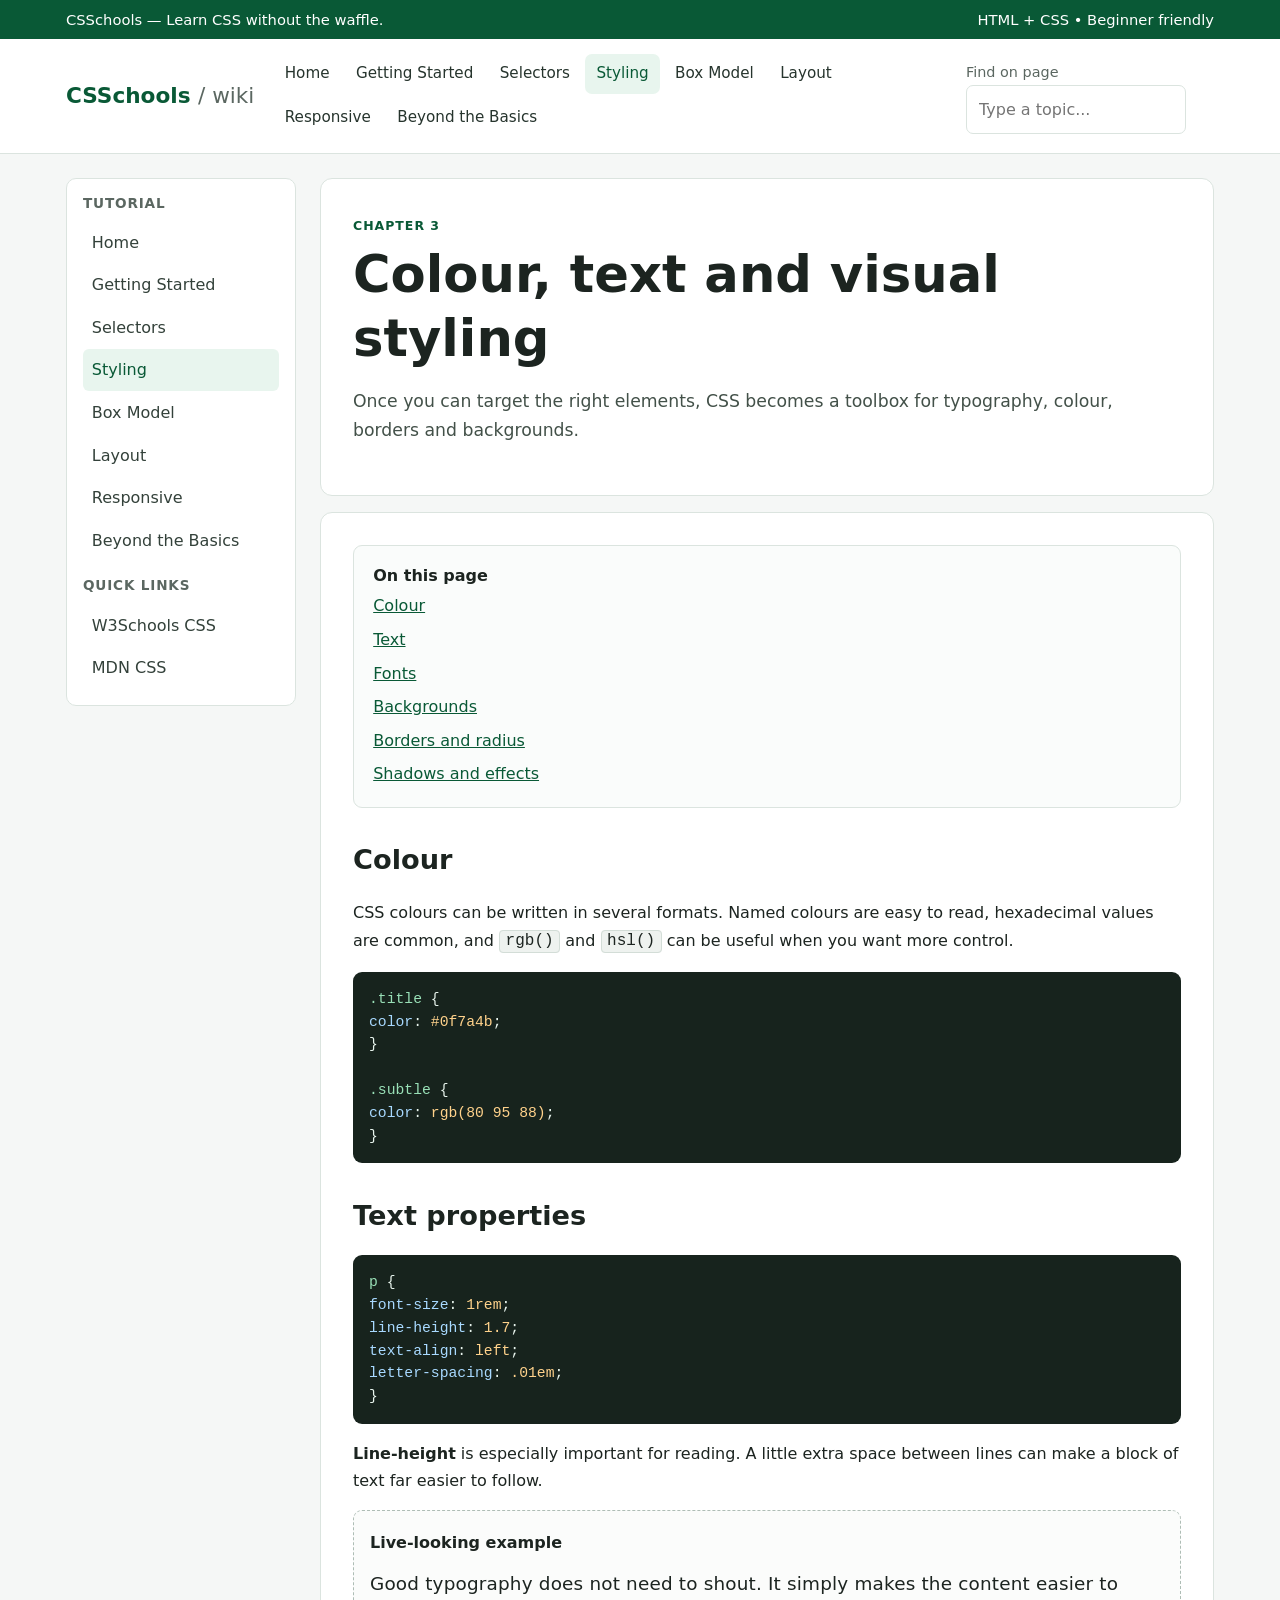
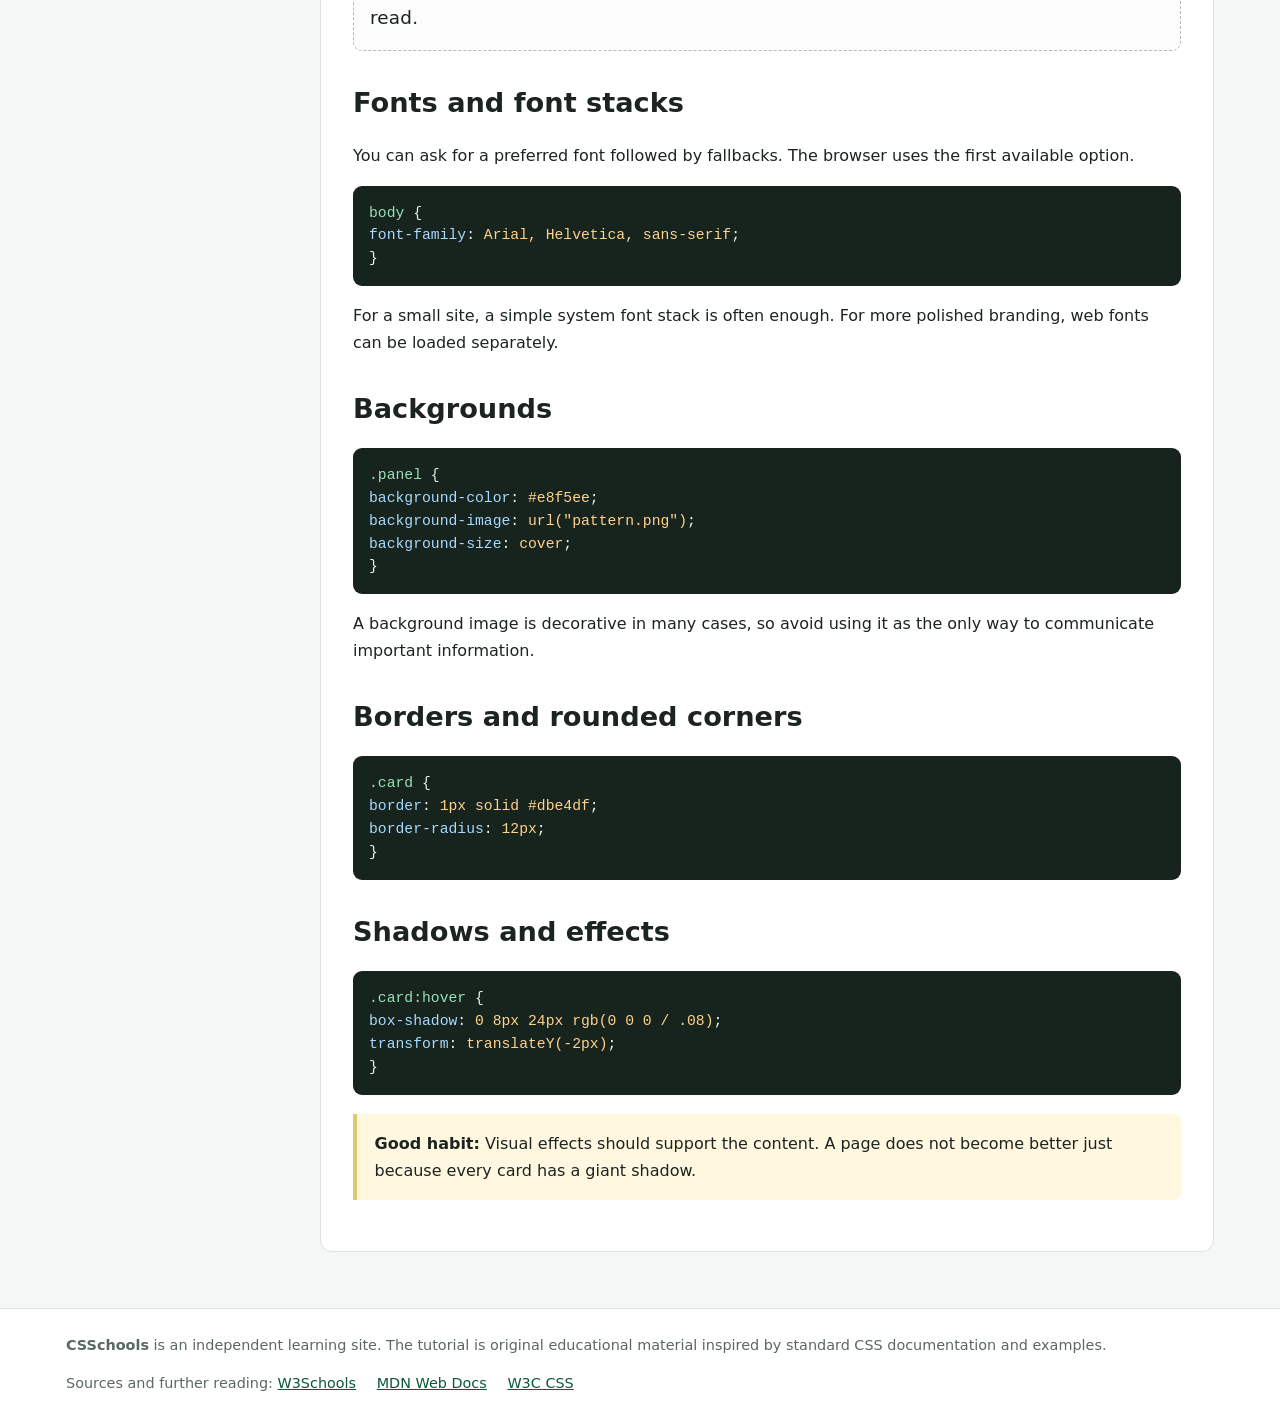
<file: styling.html>
<!doctype html>
<html lang="en-GB">
<head>
<meta charset="utf-8">
<meta name="viewport" content="width=device-width, initial-scale=1">
<title>Styling | CSSchools</title>
<meta name="description" content="CSSchools: a friendly, practical CSS tutorial for learning how to style HTML pages.">
<link rel="stylesheet" href="styles.css">
</head>
<body>
<div class="topbar"><div class="topbar-inner"><span>CSSchools — Learn CSS without the waffle.</span><span>HTML + CSS • Beginner friendly</span></div></div>
<header class="site-header"><div class="header-inner">
<a class="brand" href="index.html">CSSchools <span>/ wiki</span></a>
<nav class="nav" aria-label="Main navigation"><a href="index.html" class="">Home</a><a href="getting-started.html" class="">Getting Started</a><a href="selectors.html" class="">Selectors</a><a href="styling.html" class="active">Styling</a><a href="box-model.html" class="">Box Model</a><a href="layout.html" class="">Layout</a><a href="responsive.html" class="">Responsive</a><a href="advanced.html" class="">Beyond the Basics</a></nav>
<div class="search"><label class="small" for="site-search">Find on page</label><input id="site-search" type="search" placeholder="Type a topic..."></div>
</div></header>
<div class="layout">
<aside class="sidebar"><h3>Tutorial</h3><a href="index.html" class="">Home</a><a href="getting-started.html" class="">Getting Started</a><a href="selectors.html" class="">Selectors</a><a href="styling.html" class="current">Styling</a><a href="box-model.html" class="">Box Model</a><a href="layout.html" class="">Layout</a><a href="responsive.html" class="">Responsive</a><a href="advanced.html" class="">Beyond the Basics</a><h3 style="margin-top:1rem">Quick links</h3>
<a href="https://www.w3schools.com/css/" target="_blank" rel="noopener">W3Schools CSS</a>
<a href="https://developer.mozilla.org/en-GB/docs/Web/CSS" target="_blank" rel="noopener">MDN CSS</a>
</aside>
<main class="content">
<section class="hero"><span class="eyebrow">Chapter 3</span><h1>Colour, text and visual styling</h1><p class="lead">Once you can target the right elements, CSS becomes a toolbox for typography, colour, borders and backgrounds.</p></section>
<section class="article">
<div class="toc"><strong>On this page</strong><a href="#colour">Colour</a><a href="#text">Text</a><a href="#fonts">Fonts</a><a href="#backgrounds">Backgrounds</a><a href="#borders">Borders and radius</a><a href="#effects">Shadows and effects</a></div>
<h2 id="colour">Colour</h2>
<p>CSS colours can be written in several formats. Named colours are easy to read, hexadecimal values are common, and <span class="kbd">rgb()</span> and <span class="kbd">hsl()</span> can be useful when you want more control.</p>
<div class="code"><span class="sel">.title</span> {<br>  <span class="prop">color</span>: <span class="val">#0f7a4b</span>;<br>}<br><br><span class="sel">.subtle</span> {<br>  <span class="prop">color</span>: <span class="val">rgb(80 95 88)</span>;<br>}</div>
<h2 id="text">Text properties</h2>
<div class="code"><span class="sel">p</span> {<br>  <span class="prop">font-size</span>: <span class="val">1rem</span>;<br>  <span class="prop">line-height</span>: <span class="val">1.7</span>;<br>  <span class="prop">text-align</span>: <span class="val">left</span>;<br>  <span class="prop">letter-spacing</span>: <span class="val">.01em</span>;<br>}</div>
<p><strong>Line-height</strong> is especially important for reading. A little extra space between lines can make a block of text far easier to follow.</p>
<div class="demo"><h4>Live-looking example</h4><p style="font-size:1.15rem;line-height:1.8;letter-spacing:.01em;margin:0">Good typography does not need to shout. It simply makes the content easier to read.</p></div>
<h2 id="fonts">Fonts and font stacks</h2>
<p>You can ask for a preferred font followed by fallbacks. The browser uses the first available option.</p>
<div class="code"><span class="sel">body</span> {<br>  <span class="prop">font-family</span>: <span class="val">Arial, Helvetica, sans-serif</span>;<br>}</div>
<p>For a small site, a simple system font stack is often enough. For more polished branding, web fonts can be loaded separately.</p>
<h2 id="backgrounds">Backgrounds</h2>
<div class="code"><span class="sel">.panel</span> {<br>  <span class="prop">background-color</span>: <span class="val">#e8f5ee</span>;<br>  <span class="prop">background-image</span>: <span class="val">url("pattern.png")</span>;<br>  <span class="prop">background-size</span>: <span class="val">cover</span>;<br>}</div>
<p>A background image is decorative in many cases, so avoid using it as the only way to communicate important information.</p>
<h2 id="borders">Borders and rounded corners</h2>
<div class="code"><span class="sel">.card</span> {<br>  <span class="prop">border</span>: <span class="val">1px solid #dbe4df</span>;<br>  <span class="prop">border-radius</span>: <span class="val">12px</span>;<br>}</div>
<h2 id="effects">Shadows and effects</h2>
<div class="code"><span class="sel">.card:hover</span> {<br>  <span class="prop">box-shadow</span>: <span class="val">0 8px 24px rgb(0 0 0 / .08)</span>;<br>  <span class="prop">transform</span>: <span class="val">translateY(-2px)</span>;<br>}</div>
<div class="notice warning"><strong>Good habit:</strong> Visual effects should support the content. A page does not become better just because every card has a giant shadow.</div>
</section>
</main>
</div>
<footer class="footer"><div class="footer-inner">
<strong>CSSchools</strong> is an independent learning site. The tutorial is original educational material inspired by standard CSS documentation and examples.
<div class="footer-note">
Sources and further reading:
<a href="https://www.w3schools.com/css/" target="_blank" rel="noopener">W3Schools</a>
<a href="https://developer.mozilla.org/en-GB/docs/Web/CSS" target="_blank" rel="noopener">MDN Web Docs</a>
<a href="https://www.w3.org/Style/CSS/" target="_blank" rel="noopener">W3C CSS</a>
</div>
</div></footer>
<script src="script.js"></script>
</body>
</html>
</file>
<file: styles.css>
:root{
  --brand:#0f7a4b;
  --brand-dark:#095936;
  --brand-soft:#e8f5ee;
  --ink:#1c2420;
  --muted:#5b6761;
  --line:#dbe4df;
  --panel:#ffffff;
  --page:#f5f7f6;
  --code:#17231d;
  --code-ink:#e8f4ed;
  --accent:#dff3e8;
  --warning:#fff7df;
  --warning-line:#e2c86d;
  --max:1180px;
}
*{box-sizing:border-box}
html{scroll-behaviour:smooth}
body{margin:0;font-family:Inter,ui-sans-serif,system-ui,-apple-system,BlinkMacSystemFont,"Segoe UI",sans-serif;line-height:1.7;color:var(--ink);background:var(--page)}
a{color:var(--brand-dark)}
a:hover{text-decoration:none}
.topbar{background:var(--brand-dark);color:#fff;font-size:.92rem}
.topbar-inner,.header-inner,.layout,.footer-inner{max-width:var(--max);margin:auto}
.topbar-inner{padding:.45rem 1rem;display:flex;justify-content:space-between;gap:1rem}
.site-header{background:#fff;border-bottom:1px solid var(--line);position:sticky;top:0;z-index:20}
.header-inner{padding:.9rem 1rem;display:flex;align-items:center;gap:1.2rem}
.brand{font-weight:800;font-size:1.35rem;color:var(--brand-dark);text-decoration:none;white-space:nowrap}
.brand span{font-weight:500;color:var(--muted)}
.nav{display:flex;gap:.25rem;flex-wrap:wrap}
.nav a{padding:.45rem .7rem;border-radius:7px;text-decoration:none;color:#26342d;font-size:.95rem}
.nav a:hover,.nav a.active{background:var(--brand-soft);color:var(--brand-dark)}
.search{margin-left:auto}
.search input{width:220px;padding:.6rem .75rem;border:1px solid var(--line);border-radius:7px;font:inherit}
.layout{display:grid;grid-template-columns:230px minmax(0,1fr);gap:1.5rem;padding:1.5rem 1rem}
.sidebar{background:#fff;border:1px solid var(--line);border-radius:10px;padding:1rem;align-self:start;position:sticky;top:86px}
.sidebar h3{font-size:.85rem;text-transform:uppercase;letter-spacing:.06em;color:var(--muted);margin:0 0 .6rem}
.sidebar a{display:block;padding:.48rem .55rem;border-radius:6px;text-decoration:none;color:#33413a}
.sidebar a:hover,.sidebar a.current{background:var(--brand-soft);color:var(--brand-dark)}
.content{min-width:0}
.hero,.article,.card{background:var(--panel);border:1px solid var(--line);border-radius:12px}
.hero{padding:2rem;margin-bottom:1rem}
.eyebrow{color:var(--brand-dark);font-weight:800;text-transform:uppercase;font-size:.78rem;letter-spacing:.08em}
h1,h2,h3{line-height:1.25}
h1{font-size:clamp(2rem,5vw,3.2rem);margin:.25rem 0 1rem}
h2{font-size:1.7rem;margin-top:2.2rem}
h3{font-size:1.2rem;margin-top:1.4rem}
.lead{font-size:1.08rem;color:#435149;max-width:780px}
.article{padding:2rem}
.article img{max-width:100%}
.notice{border-left:4px solid var(--brand);background:var(--brand-soft);padding:1rem 1.1rem;margin:1.2rem 0;border-radius:0 8px 8px 0}
.warning{border-left-color:var(--warning-line);background:var(--warning)}
.toc{background:#fafcfb;border:1px solid var(--line);padding:1rem 1.2rem;border-radius:9px}
.toc a{display:block;padding:.2rem 0}
.code{background:var(--code);color:var(--code-ink);padding:1rem;overflow:auto;border-radius:9px;margin:1rem 0;font-family:ui-monospace,SFMono-Regular,Menlo,Consolas,monospace;font-size:.92rem;line-height:1.55}
.code .sel{color:#99e0b7}
.code .prop{color:#a8d9ff}
.code .val{color:#ffd28b}
.code .comment{color:#a6b4ac}
.demo{border:1px dashed #aebdb5;background:#fbfcfb;padding:1rem;border-radius:9px;margin:1rem 0}
.demo h4{margin:.1rem 0 .7rem}
.example-box{background:#dcefe4;border:2px solid #51916e;padding:1rem;margin:.6rem 0}
.grid-2,.grid-3{display:grid;gap:1rem}
.grid-2{grid-template-columns:repeat(2,minmax(0,1fr))}
.grid-3{grid-template-columns:repeat(3,minmax(0,1fr))}
.card{padding:1.1rem;text-decoration:none;color:inherit}
.card:hover{transform:translateY(-1px);box-shadow:0 8px 24px rgba(10,40,24,.07)}
.card h3{margin:.2rem 0 .4rem;color:var(--brand-dark)}
.badge{display:inline-block;background:var(--brand-soft);color:var(--brand-dark);padding:.2rem .5rem;border-radius:999px;font-size:.78rem;font-weight:700}
table{width:100%;border-collapse:collapse;margin:1rem 0;background:#fff}
th,td{padding:.65rem;border:1px solid var(--line);text-align:left;vertical-align:top}
th{background:#f0f5f2}
.checklist{padding-left:1.2rem}
.footer{border-top:1px solid var(--line);background:#fff;margin-top:2rem}
.footer-inner{padding:1.5rem 1rem;color:var(--muted);font-size:.9rem}
.footer a{margin-right:1rem}
.small{font-size:.9rem;color:var(--muted)}
.page-title{display:flex;justify-content:space-between;gap:1rem;align-items:flex-start}
.kbd{font-family:ui-monospace,SFMono-Regular,Menlo,monospace;background:#eef2ef;border:1px solid #d3ddd7;padding:.08rem .35rem;border-radius:4px}
.example-flex{display:flex;gap:.6rem;flex-wrap:wrap}
.example-flex div{background:#dcefe4;border:1px solid #7ab18f;padding:.8rem;min-width:90px;text-align:center}
.example-grid{display:grid;grid-template-columns:repeat(3,1fr);gap:.6rem}
.example-grid div{background:#e9eefb;border:1px solid #8ea2d3;padding:.8rem;text-align:center}
.footer-note{margin-top:.8rem}
@media(max-width:900px){
  .layout{grid-template-columns:1fr}
  .sidebar{position:static}
  .search{display:none}
  .grid-3{grid-template-columns:1fr}
}
@media(max-width:650px){
  .header-inner{align-items:flex-start;flex-wrap:wrap}
  .nav{order:3;width:100%}
  .grid-2{grid-template-columns:1fr}
  .hero,.article{padding:1.25rem}
  .topbar-inner{display:block}
}
</file>
